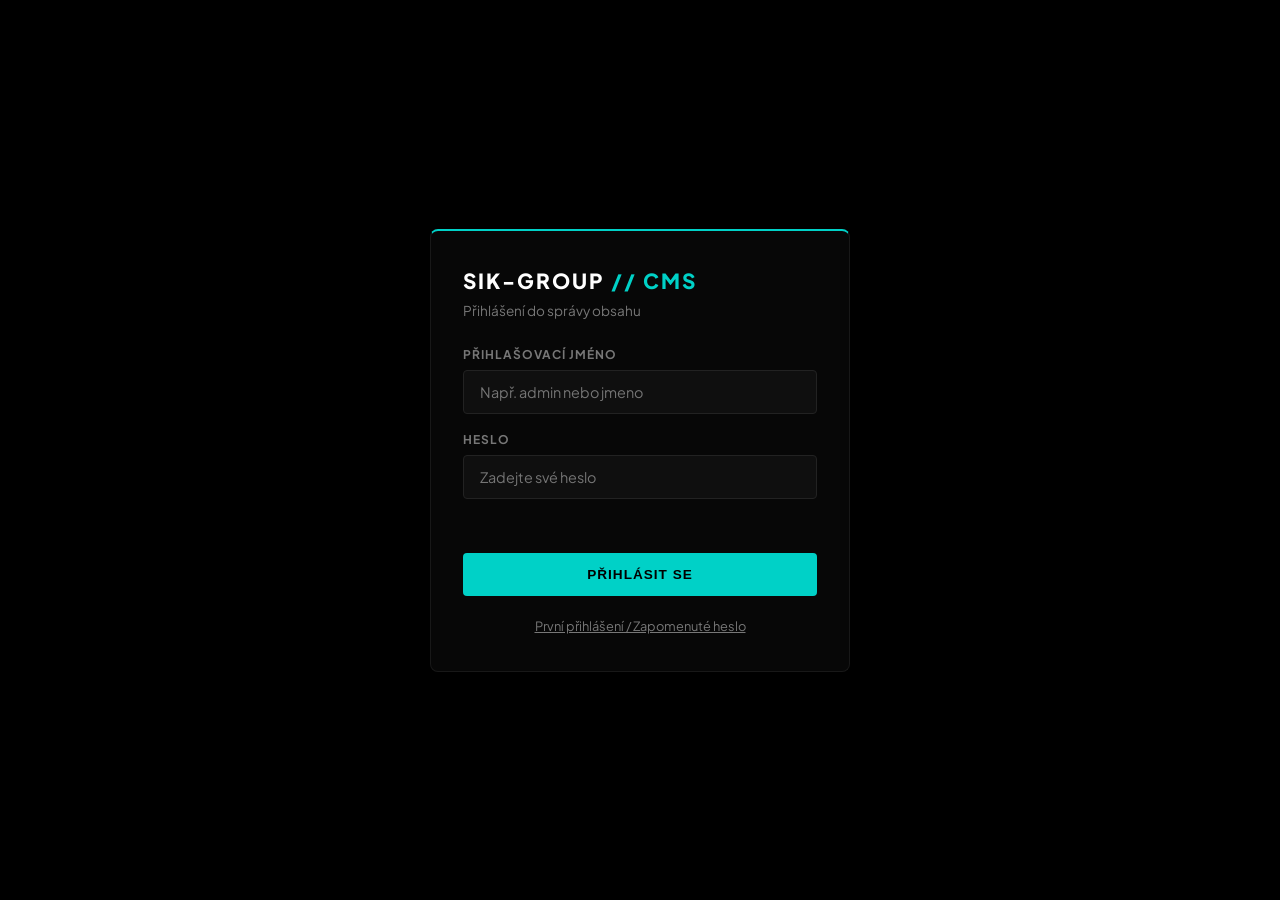
<file: admin/index.html>
<!DOCTYPE html>
<html lang="cs">
<head>
    <meta charset="UTF-8">
    <meta name="viewport" content="width=device-width, initial-scale=1.0">
    <title>SIK-GROUP | CMS Rozcestník (CZ / EN)</title>
    <link rel="preconnect" href="https://fonts.googleapis.com">
    <link rel="preconnect" href="https://fonts.gstatic.com" crossorigin>
    <link href="https://fonts.googleapis.com/css2?family=Plus+Jakarta+Sans:wght@400;500;600;700;800;900&display=swap" rel="stylesheet">
    <link rel="stylesheet" href="index.css">
    <script src="index.js" defer></script>
</head>
<body>

<!-- OBRAZOVKA 1: PRVNÍ NASTAVENÍ MAJITELE (ZOBRAZÍ SE JEN KDYŽ NENÍ NASTAVEN OWNER) -->
<div class="login-screen" id="setup-screen" style="display: none;">
    <div class="login-card" style="max-width: 480px;">
        <div class="brand-title" style="margin-bottom: 8px;">SIK-GROUP <span>// SETUP</span></div>
        <p class="login-subtitle">První nastavení přístupu pro majitele (<strong>admin</strong>)</p>

        <form id="cms-setup-form">
            <div class="field-group">
                <label>Přihlašovací jméno majitele</label>
                <input type="text" id="setup-username" value="admin" readonly style="opacity: 0.7;">
            </div>

            <div class="field-group">
                <label for="setup-password">Zvolte si své běžné heslo</label>
                <input type="password" id="setup-password" required minlength="6" placeholder="Minimálně 6 znaků">
            </div>

            <div class="field-group">
                <label for="setup-password-confirm">Potvrzení hesla</label>
                <input type="password" id="setup-password-confirm" required minlength="6" placeholder="Zopakujte heslo">
            </div>

            <div class="field-group">
                <label for="setup-token">GitHub API klíč (uloží se zašifrovaně)</label>
                <input type="password" id="setup-token" required placeholder="github_pat_... nebo ghp_...">
            </div>

            <div class="login-error" id="setup-error"></div>

            <button type="submit" class="btn-primary" id="setup-submit-btn" style="width: 100%;">
                Uložit a aktivovat CMS
            </button>
        </form>
    </div>
</div>

<!-- OBRAZOVKA 2: BĚŽNÉ PŘIHLÁŠENÍ + RESET HESLA -->
<div class="login-screen" id="login-screen" style="display: none;">
    <div class="login-card">
        <div class="brand-title" style="margin-bottom: 8px;">SIK-GROUP <span>// CMS</span></div>
        <p class="login-subtitle" id="auth-card-subtitle">Přihlášení do správy obsahu</p>

        <!-- FORMULÁŘ: BĚŽNÉ PŘIHLÁŠENÍ -->
        <form id="cms-login-form">
            <div class="field-group">
                <label for="login-username">Přihlašovací jméno</label>
                <input type="text" id="login-username" required autocomplete="username" placeholder="Např. admin nebo jmeno">
            </div>

            <div class="field-group">
                <label for="login-password">Heslo</label>
                <input type="password" id="login-password" required autocomplete="current-password" placeholder="Zadejte své heslo">
            </div>

            <div class="login-error" id="login-error"></div>

            <button type="submit" class="btn-primary" id="login-submit-btn" style="width: 100%; margin-top: 4px;">
                Přihlásit se
            </button>

            <div style="margin-top: 18px; text-align: center;">
                <button type="button" class="link-btn" id="open-reset-mode-btn">
                    První přihlášení / Zapomenuté heslo
                </button>
            </div>
        </form>

        <!-- FORMULÁŘ: NASTAVENÍ NOVÉHO HESLA POMOCÍ RESETOVACÍHO PINU -->
        <form id="cms-reset-form" style="display: none;">
            <div class="field-group">
                <label for="reset-username">Přihlašovací jméno</label>
                <input type="text" id="reset-username" required placeholder="Např. jan nebo admin">
            </div>

            <div class="field-group">
                <label for="reset-pin">Resetovací PIN / Recovery kód</label>
                <input type="text" id="reset-pin" required placeholder="Např. 482-915">
            </div>

            <div class="field-group">
                <label for="reset-new-password">Nové vlastní heslo</label>
                <input type="password" id="reset-new-password" required minlength="6" placeholder="Minimálně 6 znaků">
            </div>

            <div class="login-error" id="reset-error"></div>

            <button type="submit" class="btn-primary" id="reset-submit-btn" style="width: 100%; margin-top: 4px;">
                Nastavit nové heslo a přihlásit
            </button>

            <div style="margin-top: 18px; text-align: center;">
                <button type="button" class="link-btn" id="back-to-login-btn">
                    ← Zpět na přihlášení
                </button>
            </div>
        </form>
    </div>
</div>

<!-- HLAVNÍ CMS ROZHRANÍ -->
<div class="admin-wrapper" id="admin-wrapper" style="display: none;">
    
    <div class="header-bar">
        <div class="brand-title">SIK-GROUP <span>// CMS</span></div>
        <div class="header-right">
            <span class="logged-user-badge" id="logged-user-badge"></span>
            <button class="lang-switch-btn active" id="lang-cz-btn" type="button" onclick="setAdminLanguage('cz')">CZ</button>
            <button class="lang-switch-btn" id="lang-en-btn" type="button" onclick="setAdminLanguage('en')">EN</button>
            <button class="settings-toggle-btn" id="logout-btn" type="button">Odhlásit</button>
        </div>
    </div>

    <!-- VIEW 1: ROZCESTNÍK -->
    <div class="admin-view active" id="view-dashboard">
        <div style="display: flex; justify-content: space-between; align-items: center; margin-bottom: 25px;">
            <div>
                <h3 style="margin-bottom: 5px; font-size: 1.1rem; text-transform: uppercase;">Rozcestník obsahu</h3>
            </div>
            <a href="../index.html" target="_blank" class="btn-secondary">🌐 Zobrazit web</a>
        </div>
        
        <div class="list-container" id="dashboard-list"></div>

        <!-- KARTA PRO MAJITELSKOU SPRÁVU PŘÍSTUPŮ (ZOBRAZÍ SE JEN MAJITELI) -->
        <div id="owner-access-card-container" style="display: none; margin-top: 20px;">
            <hr style="border: 0; border-top: 1px solid var(--card-border); margin-bottom: 25px;">
            <div class="item-card" style="border-color: rgba(0, 209, 199, 0.35);">
                <div class="item-info">
                    <div class="item-thumb">🔐</div>
                    <div class="item-details">
                        <h4>Správa přístupů &amp; Resetovací kódy</h4>
                        <p>Přidávání zaměstnanců, zobrazení a generování PIN kódů pro reset hesel</p>
                    </div>
                </div>
                <div class="item-actions">
                    <button class="btn-primary" onclick="openUsersManager()" type="button">Spravovat přístupy</button>
                </div>
            </div>
        </div>
    </div>

    <!-- VIEW 2: PRODUKTY, KATEGORIE & TEXTY E-SHOPU -->
    <div class="admin-view" id="view-products">
        <div style="display: flex; align-items: center; gap: 15px; margin-bottom: 20px;">
            <button class="btn-secondary" onclick="showDashboard()" type="button">← Zpět</button>
            <h3 style="font-size: 1.1rem; text-transform: uppercase;">E-Shop (Správa kategorií, textů a produktů)</h3>
        </div>

        <!-- SPRÁVA KATEGORIÍ E-SHOPU -->
        <div style="background: var(--card-bg); border: 1px solid var(--card-border); padding: 24px; border-radius: 8px; margin-bottom: 30px;">
            <h4 style="font-size: 0.9rem; color: var(--accent-cyan); margin-bottom: 8px; text-transform: uppercase;">Správa kategorií E-shopu</h4>
            <p style="font-size: 0.8rem; color: var(--text-muted); margin-bottom: 18px;">Kategorie se automaticky propíší do filtru na e-shopu (včetně položky „Všechny“ / „All“).</p>

            <div class="list-container" id="categories-list" style="margin-bottom: 20px;"></div>

            <form id="add-category-form" style="display: flex; gap: 12px; align-items: flex-end; flex-wrap: wrap;">
                <div class="field-group" style="flex: 1; min-width: 220px; margin-bottom: 0;">
                    <label for="new-category-name">Název nové kategorie (např. Baterie)</label>
                    <input type="text" id="new-category-name" required placeholder="Např. Baterie">
                </div>
                <button type="submit" class="btn-primary" id="add-category-btn">+ Přidat kategorii</button>
            </form>
        </div>

        <!-- TEXTY E-SHOPU -->
        <div style="background: var(--card-bg); border: 1px solid var(--card-border); padding: 24px; border-radius: 8px; margin-bottom: 30px;">
            <h4 style="font-size: 0.9rem; color: var(--accent-cyan); margin-bottom: 15px; text-transform: uppercase;">Nastavení a texty E-shopu</h4>
            <div id="shop-texts-dynamic-fields" class="form-grid-2"></div>
            <button type="button" class="btn-secondary" id="save-shop-texts-btn" style="margin-top: 15px;">Uložit texty E-Shopu</button>
        </div>

        <h4 style="font-size: 0.9rem; color: var(--accent-cyan); margin-bottom: 15px; text-transform: uppercase;">Seznam produktů</h4>
        <div class="list-container" id="products-list"></div>

        <hr style="border: 0; border-top: 1px solid var(--card-border); margin: 40px 0;">

        <div style="background: var(--card-bg); border: 1px solid var(--card-border); padding: 30px; border-radius: 8px;" id="product-form-container">
            <h3 style="margin-bottom: 24px; font-size: 1.1rem; color: var(--accent-cyan); text-transform: uppercase;" id="product-form-title">Přidat nový produkt</h3>
            <form id="product-form">
                <input type="hidden" id="edit-prod-id">
                
                <div class="form-grid-2">
                    <div class="field-group">
                        <label>Název produktu</label>
                        <input type="text" id="prod-title" required placeholder="SpeedIK v2 nebo SIK LBS Baterie">
                    </div>
                    <div class="field-group">
                        <label>Kategorie</label>
                        <select id="prod-category"></select>
                    </div>
                </div>

                <div class="form-grid-2">
                    <div class="field-group">
                        <label>Cena (Kč)</label>
                        <input type="number" id="prod-price" required placeholder="25000">
                    </div>
                    <div class="field-group">
                        <label>Cena (EUR)</label>
                        <input type="number" id="prod-eur-price" required placeholder="1000">
                    </div>
                </div>

                <div class="form-grid-2">
                    <div class="field-group">
                        <label>Nahrát nový obrázek / video</label>
                        <input type="file" id="prod-image-file" accept="image/*,video/*" style="color: inherit; margin-top: 5px;">
                    </div>
                    <div class="field-group">
                        <label>Aktuální cesta k souboru</label>
                        <input type="text" id="prod-image-path" placeholder="img/drone.png" readonly style="opacity: 0.7;">
                    </div>
                </div>

                <div class="form-grid-2">
                    <div class="field-group cz-only-field">
                        <label>Specifikace / Tag <span class="lang-badge">[CZ]</span></label>
                        <input type="text" id="prod-tag" placeholder="Cinematic Spec">
                    </div>
                    <div class="field-group en-only-field" style="display:none;">
                        <label>Specifikace / Tag <span class="lang-badge">[EN]</span></label>
                        <input type="text" id="prod-tag-en" placeholder="Cinematic Spec">
                    </div>
                </div>

                <div class="form-grid-2">
                    <div class="field-group cz-only-field">
                        <label>Popis produktu <span class="lang-badge">[CZ]</span></label>
                        <textarea id="prod-desc" rows="4" placeholder="Český popis produktu..."></textarea>
                    </div>
                    <div class="field-group en-only-field" style="display:none;">
                        <label>Popis produktu <span class="lang-badge">[EN]</span></label>
                        <textarea id="prod-desc-en" rows="4" placeholder="English description of the product..."></textarea>
                    </div>
                </div>

                <div class="field-group">
                    <label>Technické parametry (Klíč / Hodnota)</label>
                    <div id="specs-builder"></div>
                    <button type="button" class="btn-secondary" id="add-spec-btn" style="width: max-content; margin-top: 8px;">+ Přidat parametr</button>
                </div>

                <div style="display: flex; gap: 15px; margin-top: 30px;">
                    <button type="submit" class="btn-primary" id="save-prod-btn">Uložit produkt</button>
                    <button type="button" class="btn-secondary" id="cancel-edit-btn" style="display: none;">Zrušit úpravy</button>
                </div>
            </form>
        </div>
    </div>

    <!-- VIEW 3: EDITOR OBSAHU STRÁNEK -->
    <div class="admin-view" id="view-page-editor">
        <div style="display: flex; align-items: center; gap: 15px; margin-bottom: 20px;">
            <button class="btn-secondary" onclick="showDashboard()" type="button">← Zpět</button>
            <h3 style="font-size: 1.1rem; text-transform: uppercase;" id="editor-page-heading">Úprava obsahu stránky</h3>
        </div>

        <div style="background: var(--card-bg); border: 1px solid var(--card-border); padding: 30px; border-radius: 8px;">
            <form id="page-form">
                <input type="hidden" id="edit-page-id">
                
                <div class="field-group" style="display:none;">
                    <label>Název sekce</label>
                    <input type="text" id="page-title" required readonly>
                </div>

                <div id="page-dynamic-fields"></div>

                <div style="display: flex; gap: 15px; margin-top: 30px;">
                    <button type="submit" class="btn-primary">Uložit změny na GitHub</button>
                    <button type="button" class="btn-secondary" onclick="showDashboard()">Zrušit</button>
                </div>
            </form>
        </div>
    </div>

    <!-- VIEW 4: SPRÁVA PŘÍSTUPŮ & RESETOVACÍCH KÓDŮ (POUZE PRO MAJITELE) -->
    <div class="admin-view" id="view-users">
        <div style="display: flex; align-items: center; gap: 15px; margin-bottom: 20px;">
            <button class="btn-secondary" onclick="showDashboard()" type="button">← Zpět</button>
            <h3 style="font-size: 1.1rem; text-transform: uppercase;">Správa přístupů &amp; Resetovací kódy</h3>
        </div>

        <!-- NOUZOVÝ RECOVERY KLÍČ PRO ÚČET ADMIN -->
        <div id="owner-recovery-box" style="background: rgba(0, 209, 199, 0.06); border: 1px solid rgba(0, 209, 199, 0.35); padding: 18px 24px; border-radius: 8px; margin-bottom: 25px; display: flex; justify-content: space-between; align-items: center; gap: 15px;">
            <div>
                <h4 style="font-size: 0.85rem; color: var(--accent-cyan); text-transform: uppercase; margin-bottom: 4px;">Recovery PIN pro účet admin</h4>
                <p style="font-size: 0.8rem; color: var(--text-muted);">Ulož si tento kód bokem – pokud zapomeneš heslo k účtu <strong>admin</strong>, obnovíš ho tímto kódem.</p>
            </div>
            <div style="display: flex; align-items: center; gap: 10px;">
                <span class="pin-badge" id="owner-recovery-pin-display">—</span>
                <button type="button" class="btn-secondary" onclick="regenerateOwnerRecoveryPin()">Nový PIN</button>
            </div>
        </div>

        <!-- PŘIDÁNÍ NOVÉHO ZAMĚSTNANCE -->
        <div style="background: var(--card-bg); border: 1px solid var(--card-border); padding: 24px; border-radius: 8px; margin-bottom: 30px;">
            <h4 style="font-size: 0.9rem; color: var(--accent-cyan); margin-bottom: 15px; text-transform: uppercase;">Přidat nový přístup pro zaměstnance</h4>
            <form id="add-user-form">
                <div class="form-grid-2">
                    <div class="field-group">
                        <label for="new-user-label">Jméno zaměstnance (zobrazí se v seznamu)</label>
                        <input type="text" id="new-user-label" required placeholder="Např. Jan Novák">
                    </div>
                    <div class="field-group">
                        <label for="new-user-login">Přihlašovací jméno (login)</label>
                        <input type="text" id="new-user-login" required placeholder="Např. jan">
                    </div>
                </div>
                <button type="submit" class="btn-primary" id="add-user-submit-btn">Vytvořit účet a vygenerovat recovery PIN</button>
            </form>
        </div>

        <h4 style="font-size: 0.9rem; color: var(--accent-cyan); margin-bottom: 15px; text-transform: uppercase;">Aktivní účty zaměstnanců a jejich resetovací PINy</h4>
        <div class="list-container" id="users-list"></div>
    </div>

    <!-- TERMINÁL PROCESU -->
    <div class="terminal-log" id="terminal-log">
        <div class="log-entry">[System] CMS připraveno (Multijazyční režim CZ/EN).</div>
    </div>

</div>

</body>
</html>
</file>
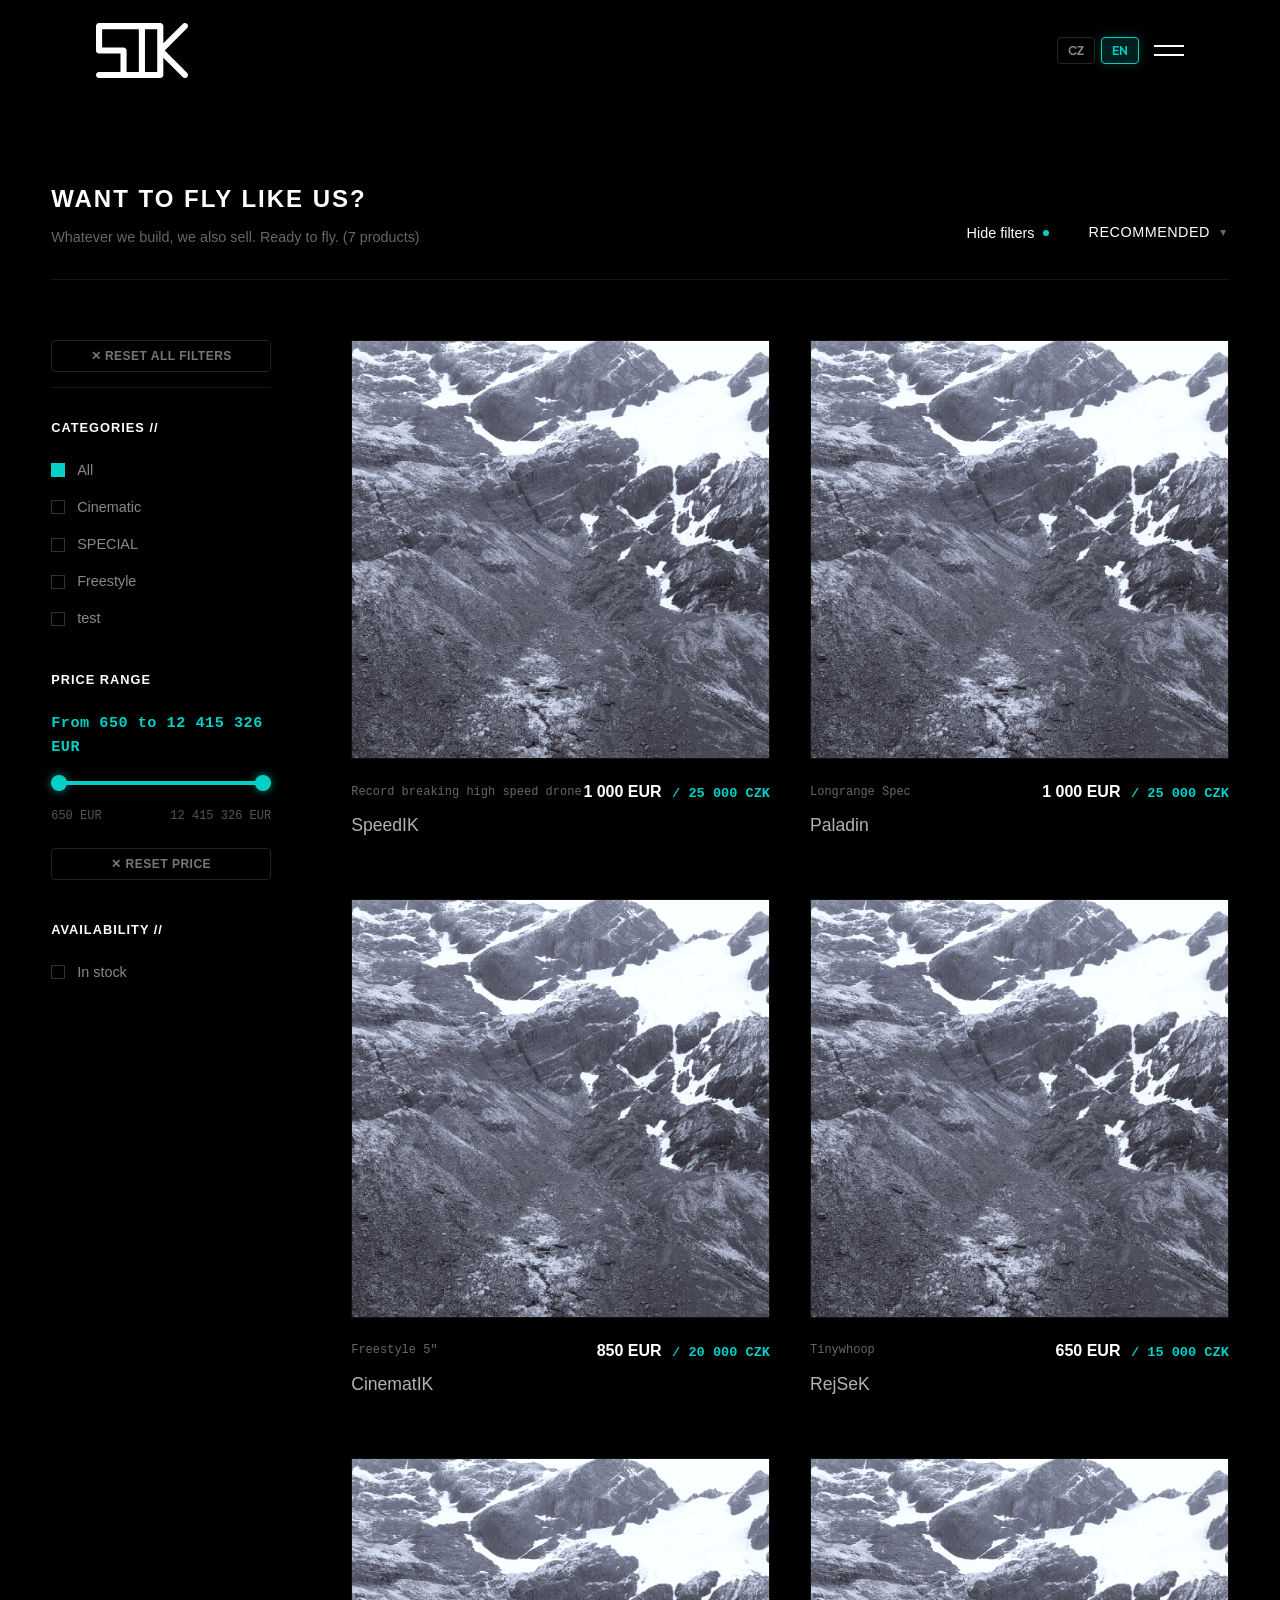
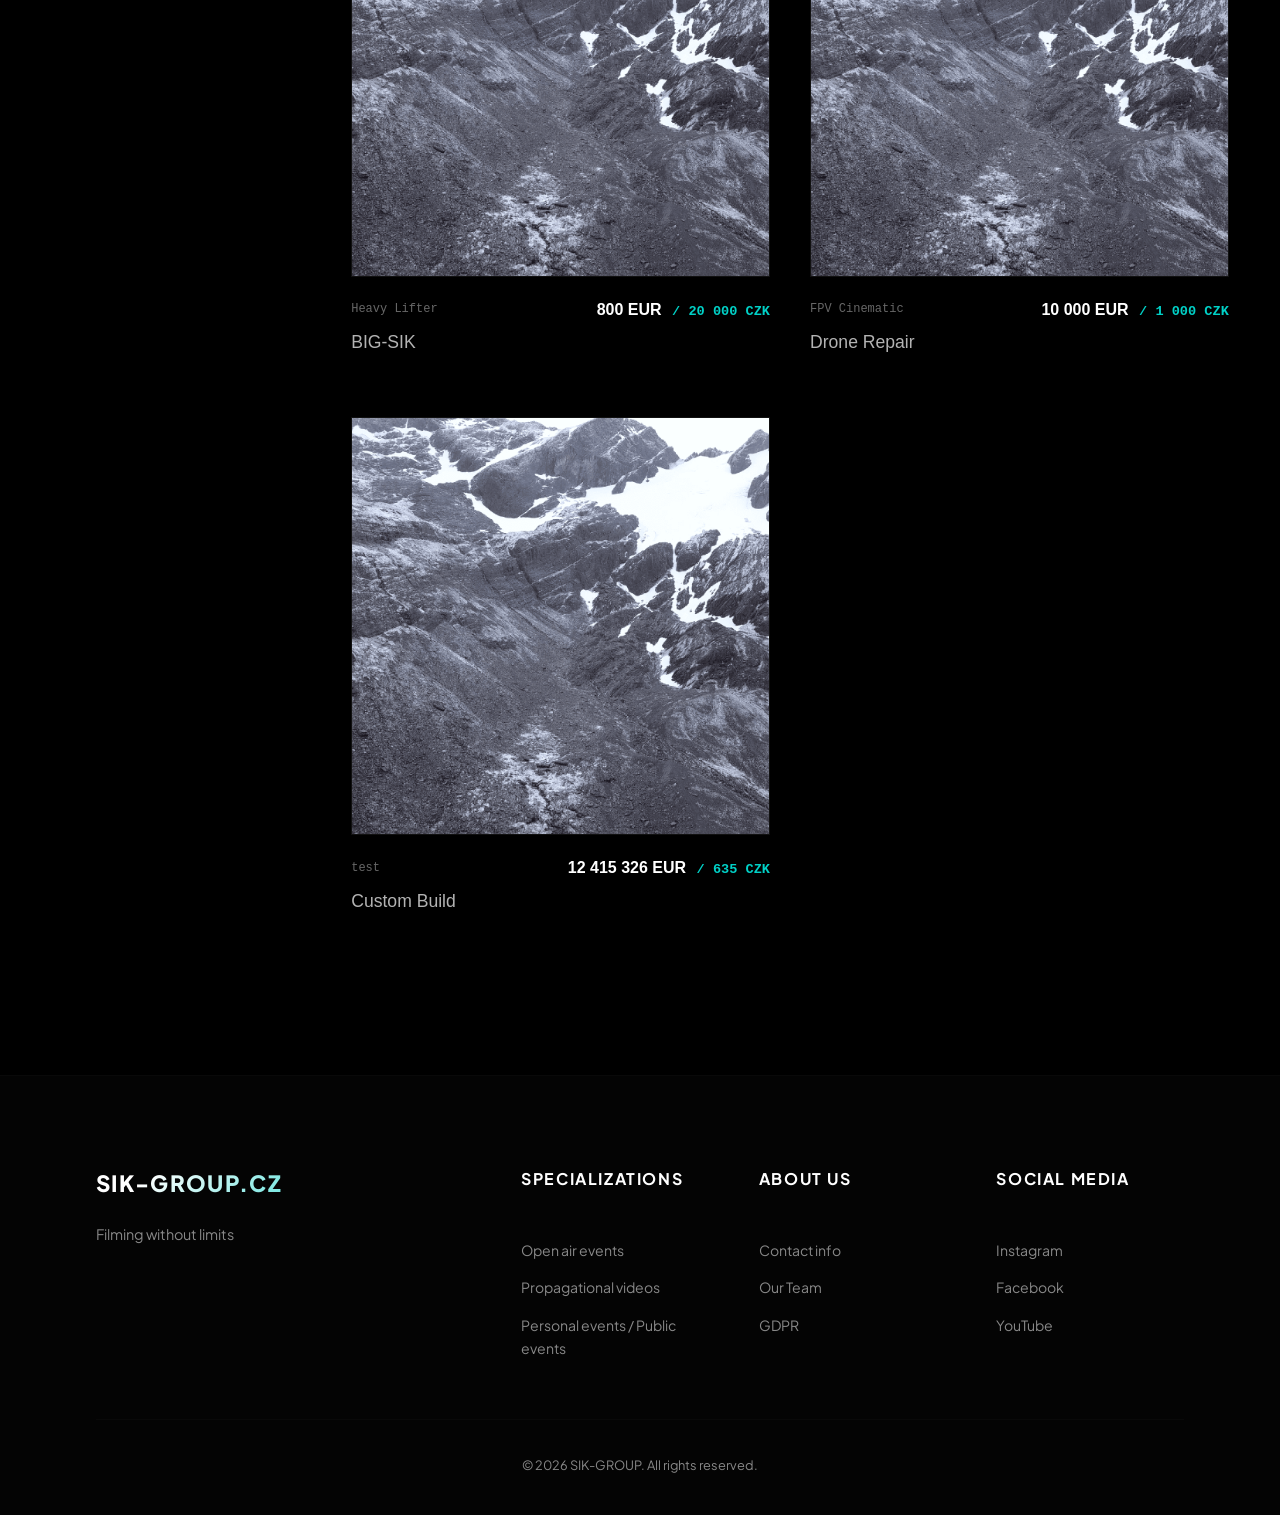
<file: public/pages/e-shop.html>
<!DOCTYPE html>
<html lang="cs">
<head>
    <meta charset="UTF-8">
    <meta name="viewport" content="width=device-width, initial-scale=1.0">
    <title>SIK-GROUP | E-shop</title>
    
    <link rel="preconnect" href="https://fonts.googleapis.com">
    <link rel="preconnect" href="https://fonts.gstatic.com" crossorigin>
    <link href="https://fonts.googleapis.com/css2?family=Plus+Jakarta+Sans:wght@400;500;600;700;800;900&display=swap" rel="stylesheet">
    
    <link rel="stylesheet" href="../css/style.css">
    <link rel="stylesheet" href="../css/e-shop.css">
</head>
<body>
    <header>
        <div id="nav-wrapper">
            <nav id="main-nav" class="global-container">
                <div class="logo">
                    <a href="../../index.html" id="header-logo-link">
                        <img src="../img/logo.svg" alt="SIK-GROUP" width="160" height="40" decoding="async">
                    </a>
                </div>
                
                <div class="nav-right-controls">
                    <div class="lang-switcher" id="dynamic-lang-switcher"></div>
                    
                    <div class="menu-toggle" id="mobile-menu">
                        <span class="bar b1"></span>
                        <span class="bar b2"></span>
                    </div>
                </div>
            </nav>

            <div class="nav-drop-panel" id="nav-panel">
                <div class="panel-grid">
                    <div class="panel-main">
                        <ul class="nav-list" id="dynamic-nav-list"></ul>
                    </div>
                    
                    <div class="panel-side">
                        <div class="side-block">
                            <span id="label-header-email"></span>
                            <a href="#" class="side-email" id="header-email"></a>
                            <span id="label-header-phone"></span>
                            <a href="#" class="side-phone" id="header-phone"></a>
                        </div>
                        <div class="side-block">
                            <span id="label-header-socials"></span>
                            <div class="side-socials" id="header-socials"></div>
                        </div>
                    </div>
                </div>
            </div>
        </div>
        <div class="nav-dim-overlay" id="nav-overlay"></div>
    </header>

<main class="tech-shop-wrapper">
    <div class="shop-container">
        
        <div class="tech-top-bar">
            <div class="tech-title-block">
                <h1 class="tech-main-title" id="eshop-main-title"></h1>
                <p class="tech-subtitle" id="product-count"></p>
            </div>
            
            <div class="tech-controls">
                <button class="tech-btn-filter" id="toggle-filter-btn" type="button">
                    <span class="btn-text" id="eshop-filter-btn-text"></span>
                    <span class="filter-indicator"></span>
                </button>
                <div class="tech-sort-box" id="tech-custom-dropdown">
                    <div class="tech-dropdown-toggle">
                        <span class="current-sort" id="eshop-sort-current"></span>
                        <span class="dropdown-arrow">▼</span>
                    </div>
                    <ul class="tech-dropdown-menu">
                        <li data-value="recommended" class="active" id="eshop-sort-recommended"></li>
                        <li data-value="price-asc" id="eshop-sort-price-asc"></li>
                        <li data-value="price-desc" id="eshop-sort-price-desc"></li>
                    </ul>
                </div>
            </div>
        </div>

        <div class="tech-layout" id="shop-layout-container">
            
            <aside class="tech-sidebar">
                
                <div class="tech-sidebar-top">
                    <button type="button" class="tech-btn-reset-all" id="reset-all-filters-btn"></button>
                </div>

                <div class="tech-filter-group">
                    <h4 class="tech-filter-caption" id="caption-categories"></h4>
                    <ul class="tech-filter-list" id="category-filter-list"></ul>
                </div>

                <div class="tech-filter-group">
                    <h4 class="tech-filter-caption" id="caption-price-range"></h4>
                    <div class="tech-price-box">
                        <div class="price-display">
                            <span id="price-prefix-from"></span> <span id="price-min-value">0</span> <span id="price-prefix-to"></span> <span id="price-max-value">0</span> <span id="price-currency"></span>
                        </div>
                        <div class="range-slider-container">
                            <div class="slider-track" id="slider-track"></div>
                            <input type="range" id="price-min-range" class="tech-range-input" step="1" aria-label="Minimální cena">
                            <input type="range" id="price-max-range" class="tech-range-input" step="1" aria-label="Maximální cena">
                        </div>
                        <div class="price-limits">
                            <span id="price-min-label">0 Kč</span>
                            <span id="price-max-label">0 Kč</span>
                        </div>
                        <button type="button" class="tech-btn-reset-price" id="reset-price-btn"></button>
                    </div>
                </div>

                <div class="tech-filter-group">
                    <h4 class="tech-filter-caption" id="caption-stock"></h4>
                    <ul class="tech-filter-list">
                        <li>
                            <label class="tech-checkbox-label">
                                <input type="checkbox" class="stock-filter" value="skladem">
                                <span class="custom-box"></span> <span id="label-stock-instock"></span>
                            </label>
                        </li>
                    </ul>
                </div>
            </aside>

            <div class="tech-grid" id="product-grid"></div>

        </div>
    </div>
</main>

<!-- HIGH-TECH MODÁLNÍ OKNO DETAILU PRODUKTU -->
<div class="tech-modal-overlay" id="product-modal">
    <div class="tech-modal-card">
        <button type="button" class="tech-modal-close" id="modal-close-btn" aria-label="Zavřít detail">✕</button>
        <div class="tech-modal-grid">
            <div class="tech-modal-media">
                <img id="modal-img" src="../img/drone.png" alt="Detail produktu" loading="lazy">
                <div class="tech-modal-img-badge" id="modal-category-badge"></div>
            </div>
            <div class="tech-modal-content">
                <div class="tech-modal-header">
                    <span class="tech-modal-tag" id="modal-category"></span>
                    <h2 class="tech-modal-title" id="modal-title"></h2>
                    <div class="tech-modal-price" id="modal-price"></div>
                </div>
                
                <p class="tech-modal-desc" id="modal-description"></p>

                <div class="tech-modal-specs-block">
                    <h4 class="tech-specs-heading" id="modal-specs-heading"></h4>
                    <ul class="tech-specs-list" id="modal-specs"></ul>
                </div>

                <div class="tech-modal-actions">
                    <a href="kontakt.html" class="tech-modal-btn">
                        <span id="modal-btn-text"></span>
                        <span class="btn-arrow">→</span>
                    </a>
                </div>
            </div>
        </div>
    </div>
</div>

<main class="main-footer">
    <div class="global-container">
        <div class="footer-grid" id="dynamic-footer-grid"></div>
        <div class="footer-bottom">
            <p id="footer-copyright"></p>
        </div>
    </div>
</main>

<script src="../js/script.js" defer></script>
<script src="../js/e-shop.js" defer></script>

</body>
</html>
</file>
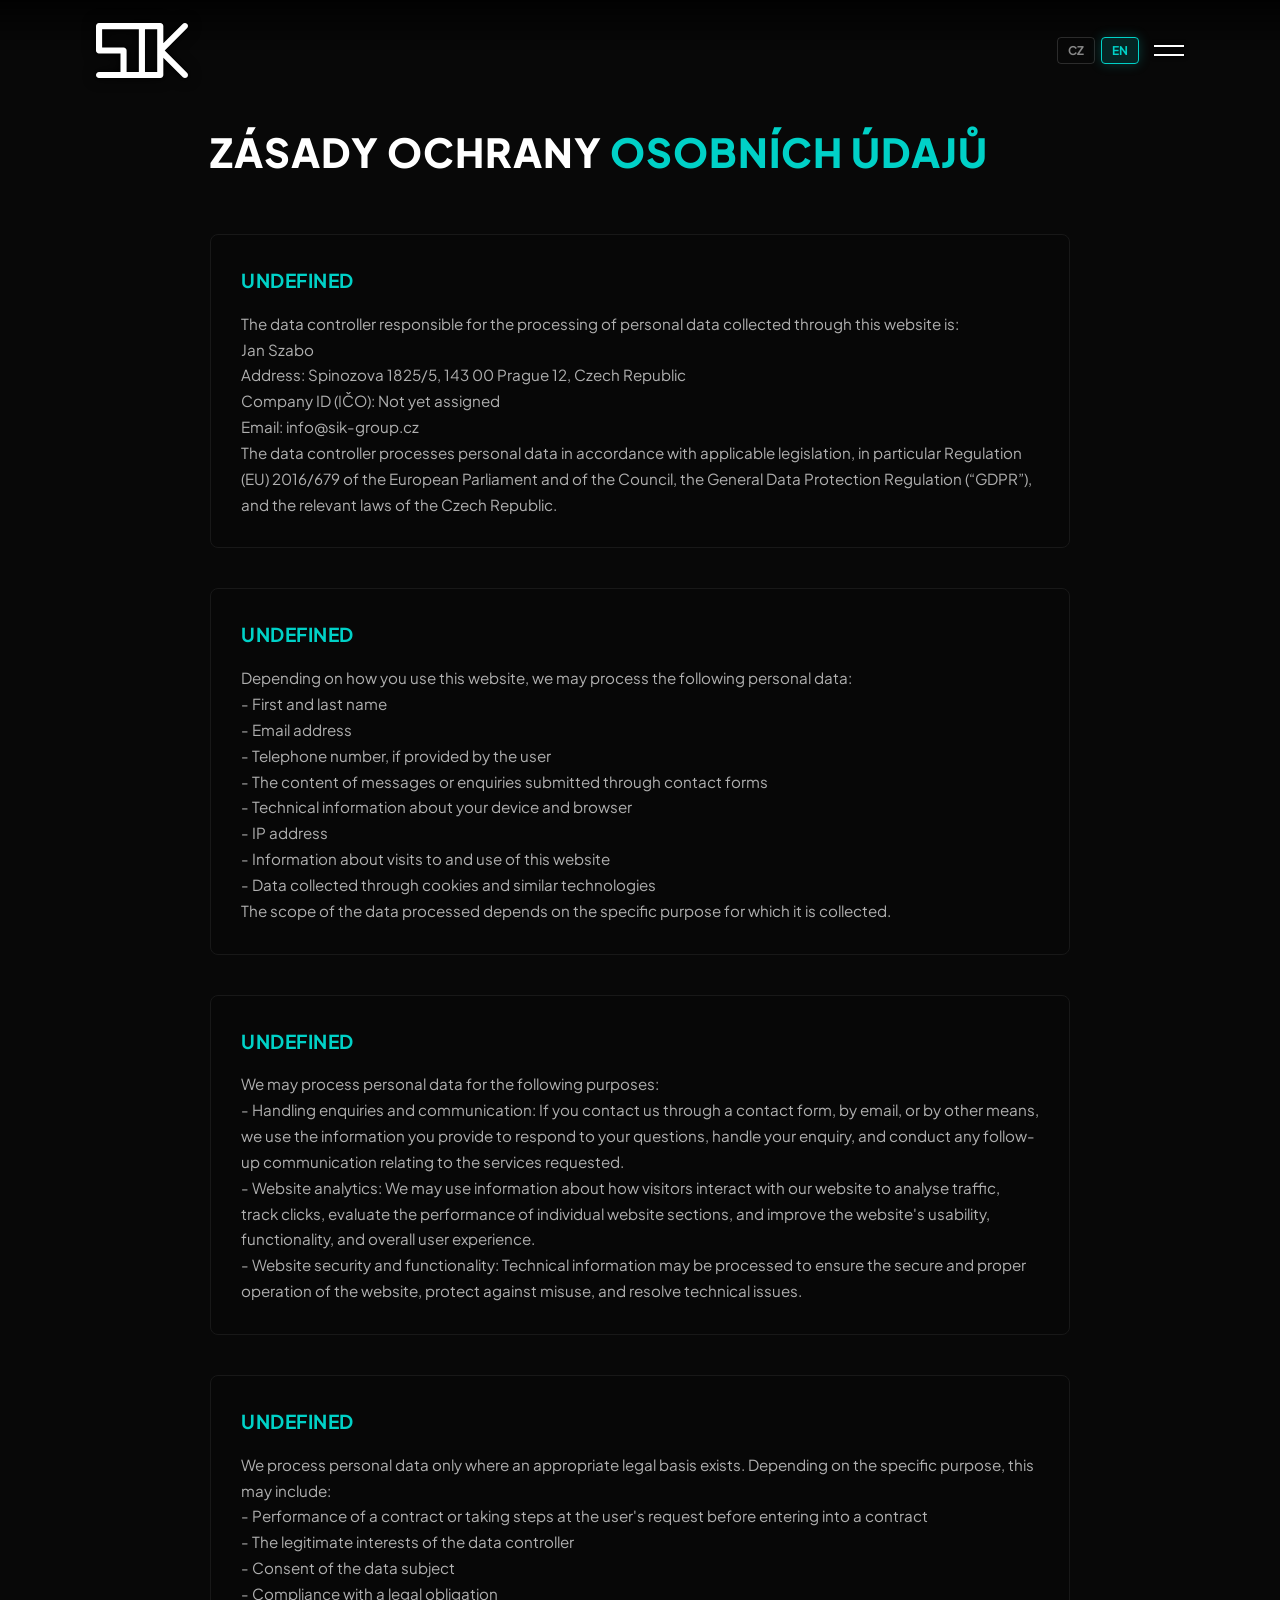
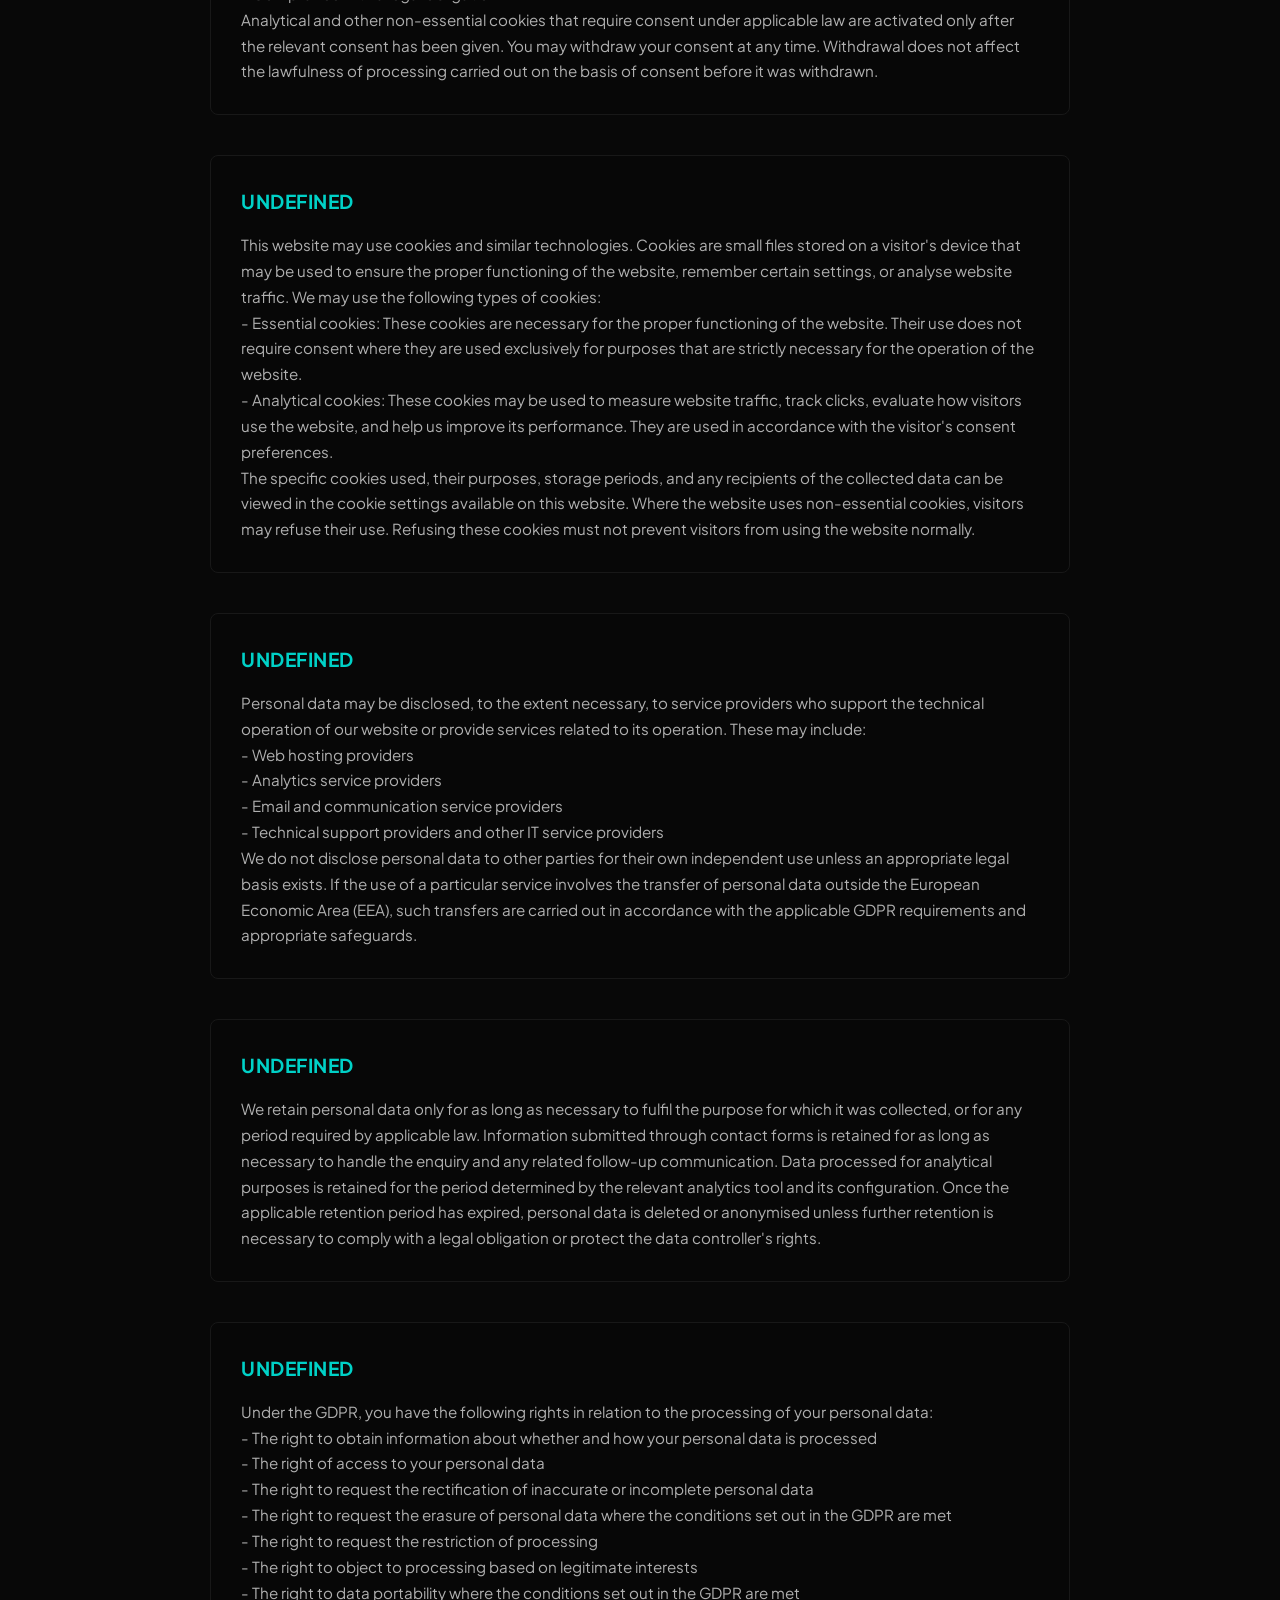
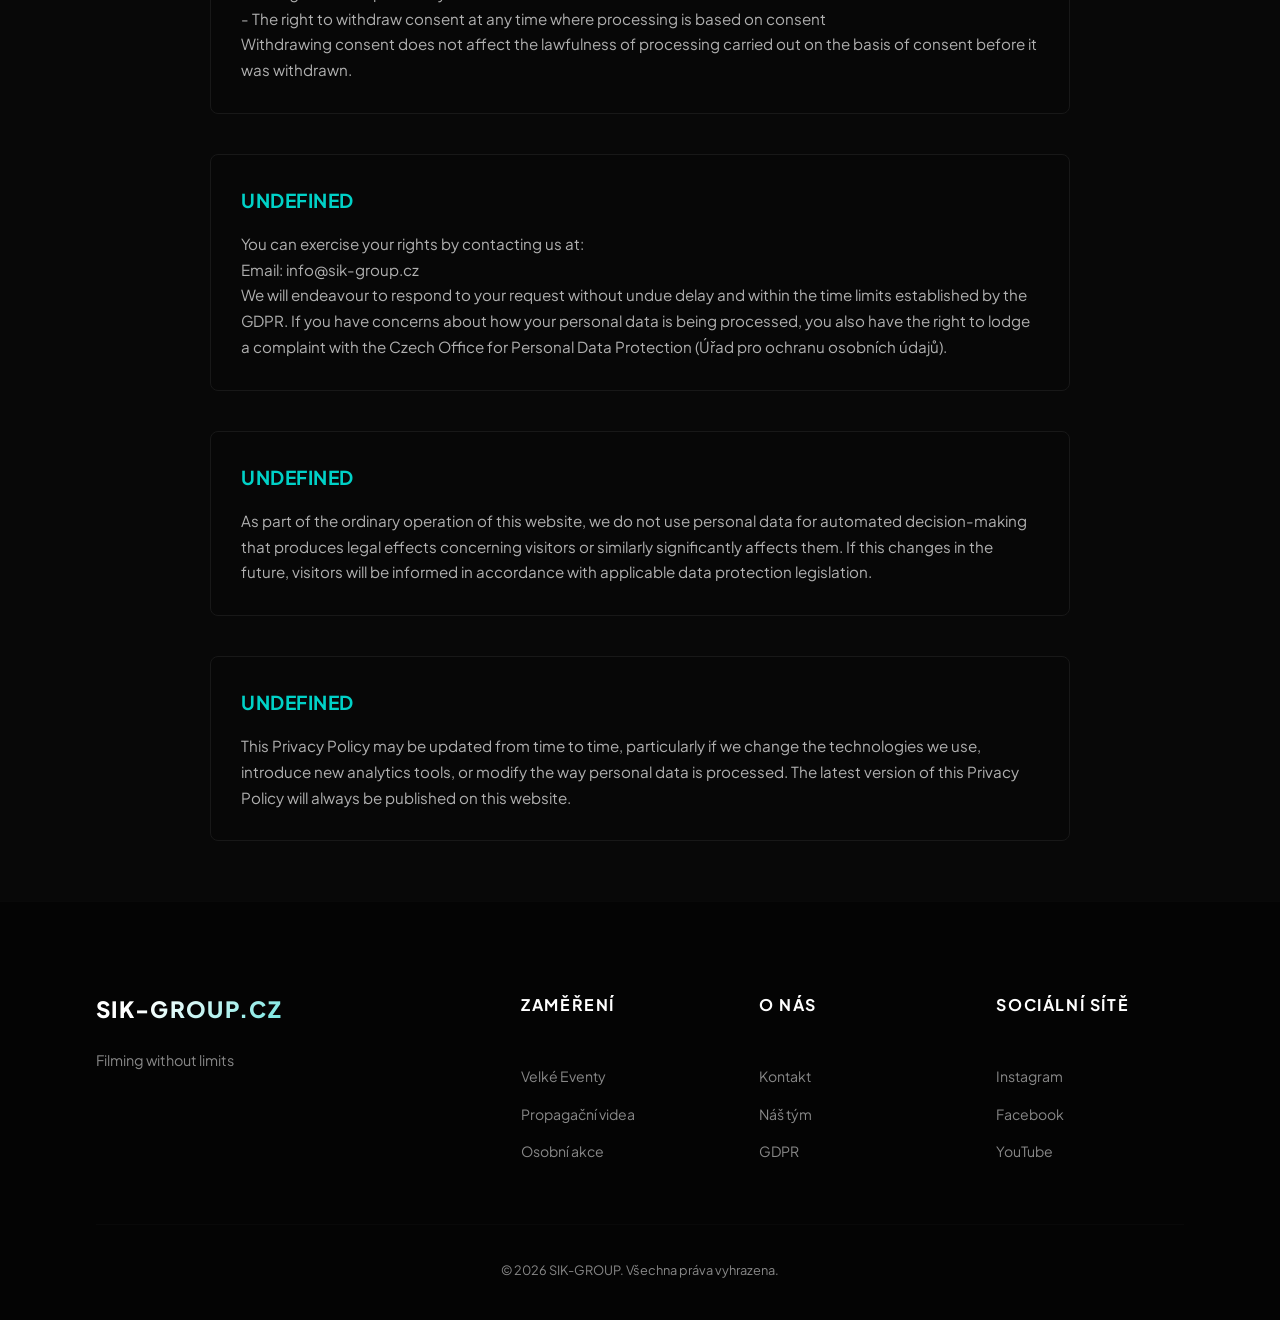
<file: public/pages/gdpr.html>
<!DOCTYPE html>
<html lang="cs">
    <head>
        <meta charset="UTF-8">
        <meta name="viewport" content="width=device-width, initial-scale=1.0">
        <title>SIK-GROUP</title>
        
        <link rel="preconnect" href="https://fonts.googleapis.com">
        <link rel="preconnect" href="https://fonts.gstatic.com" crossorigin>
        <link href="https://fonts.googleapis.com/css2?family=Plus+Jakarta+Sans:wght@400;500;600;700;800;900&display=swap" rel="stylesheet">
        
        <link rel="stylesheet" href="../css/style.css">
        <link rel="stylesheet" href="../css/gdpr.css">
    </head>
    <body>
        <header>
            <div id="nav-wrapper">
                <nav id="main-nav" class="global-container">
                    <div class="logo">
                        <a href="../../index.html">
                            <img src="../img/logo.svg" alt="SIK-GROUP" width="160" height="40" decoding="async">
                        </a>
                    </div>
                    
                    <!-- PŘIDÁNO: Kontejner pro přepínač jazyků a hamburger menu vpravo -->
                    <div class="nav-right-controls">
                        <div class="lang-switcher" id="dynamic-lang-switcher"></div>
                        
                        <div class="menu-toggle" id="mobile-menu">
                            <span class="bar b1"></span>
                            <span class="bar b2"></span>
                        </div>
                    </div>
                </nav>

                <div class="nav-drop-panel" id="nav-panel">
                    <div class="panel-grid">
                        <div class="panel-main">
                            <ul class="nav-list">
                                <li><a href="../../index.html">Domů</a></li>
                                <li><a href="propagace.html">Propagační videa</a></li>
                                <li><a href="osobni_akce.html">Osobní akce</a></li>
                                <li><a href="firemni_akce.html">Firemní akce</a></li>
                                <li><a href="e-shop.html">E-shop</a></li>
                                <li><a href="kontakt.html#tym">Náš tým</a></li>
                            </ul>
                        </div>
                        
                        <div class="panel-side">
                            <div class="side-block">
                                <span>Email</span>
                                <a href="mailto:info@sik-group.cz" class="side-email">info@sik-group.cz</a>
                                <span>Telefon</span>
                                <a href="tel:732520715" class="side-phone">732 520 715</a>
                            </div>
                            <div class="side-block">
                                <span>Sociální sítě</span>
                                <div class="side-socials">
                                    <a href="https://www.instagram.com/group_sik/" target="_blank">Instagram</a>
                                    <a href="#" target="_blank">Facebook</a>
                                    <a href="https://www.youtube.com/@Group_SIK_Czech" target="_blank">YouTube</a>
                                </div>
                            </div>
                        </div>
                    </div>
                </div>
            </div>
            <div class="nav-dim-overlay" id="nav-overlay"></div>
        </header>

        <main class="gdpr-section">
            <div class="gdpr-container">
                <div class="gdpr-header">
                    <h1>Zásady ochrany <span>osobních údajů</span></h1>
                </div>
                <div class="gdpr-content" id="gdpr-container">
                    <p style="color: var(--text-muted, #777);"></p>
                </div>
            </div>
        </main>

        <footer class="main-footer">
            <div class="global-container">
                <div class="footer-grid">
                    <div class="footer-brand">
                        <h3>sik-group.cz</h3>
                        <p>Filming without limits</p>
                    </div>
                    <div class="footer-column">
                        <h4>Zaměření</h4>
                        <ul>
                            <li><a href="firemni_akce.html">Velké Eventy</a></li>
                            <li><a href="propagace.html">Propagační videa</a></li>
                            <li><a href="osobni_akce.html">Osobní akce</a></li>
                        </ul>
                    </div>
                    <div class="footer-column">
                        <h4>O Nás</h4>
                        <ul>
                            <li><a href="kontakt.html#kontakt">Kontakt</a></li>
                            <li><a href="kontakt.html#tym">Náš tým</a></li>
                            <li><a href="gdpr.html">GDPR</a></li>
                        </ul>
                    </div>
                    <div class="footer-column">
                        <h4>Sociální sítě</h4>
                        <ul>
                            <li><a href="https://www.instagram.com/group_sik/" target="_blank">Instagram</a></li>
                            <li><a href="#" target="_blank">Facebook</a></li>
                            <li><a href="https://www.youtube.com/@Group_SIK_Czech" target="_blank">YouTube</a></li>
                        </ul>
                    </div>
                </div>
                <div class="footer-bottom">
                    <p>&copy; 2026 SIK-GROUP. Všechna práva vyhrazena.</p>
                </div>
            </div>
        </footer>
        
        <script src="../js/script.js" defer></script>
        <script src="../js/gdpr.js" defer></script>
    </body>
</html>
</file>
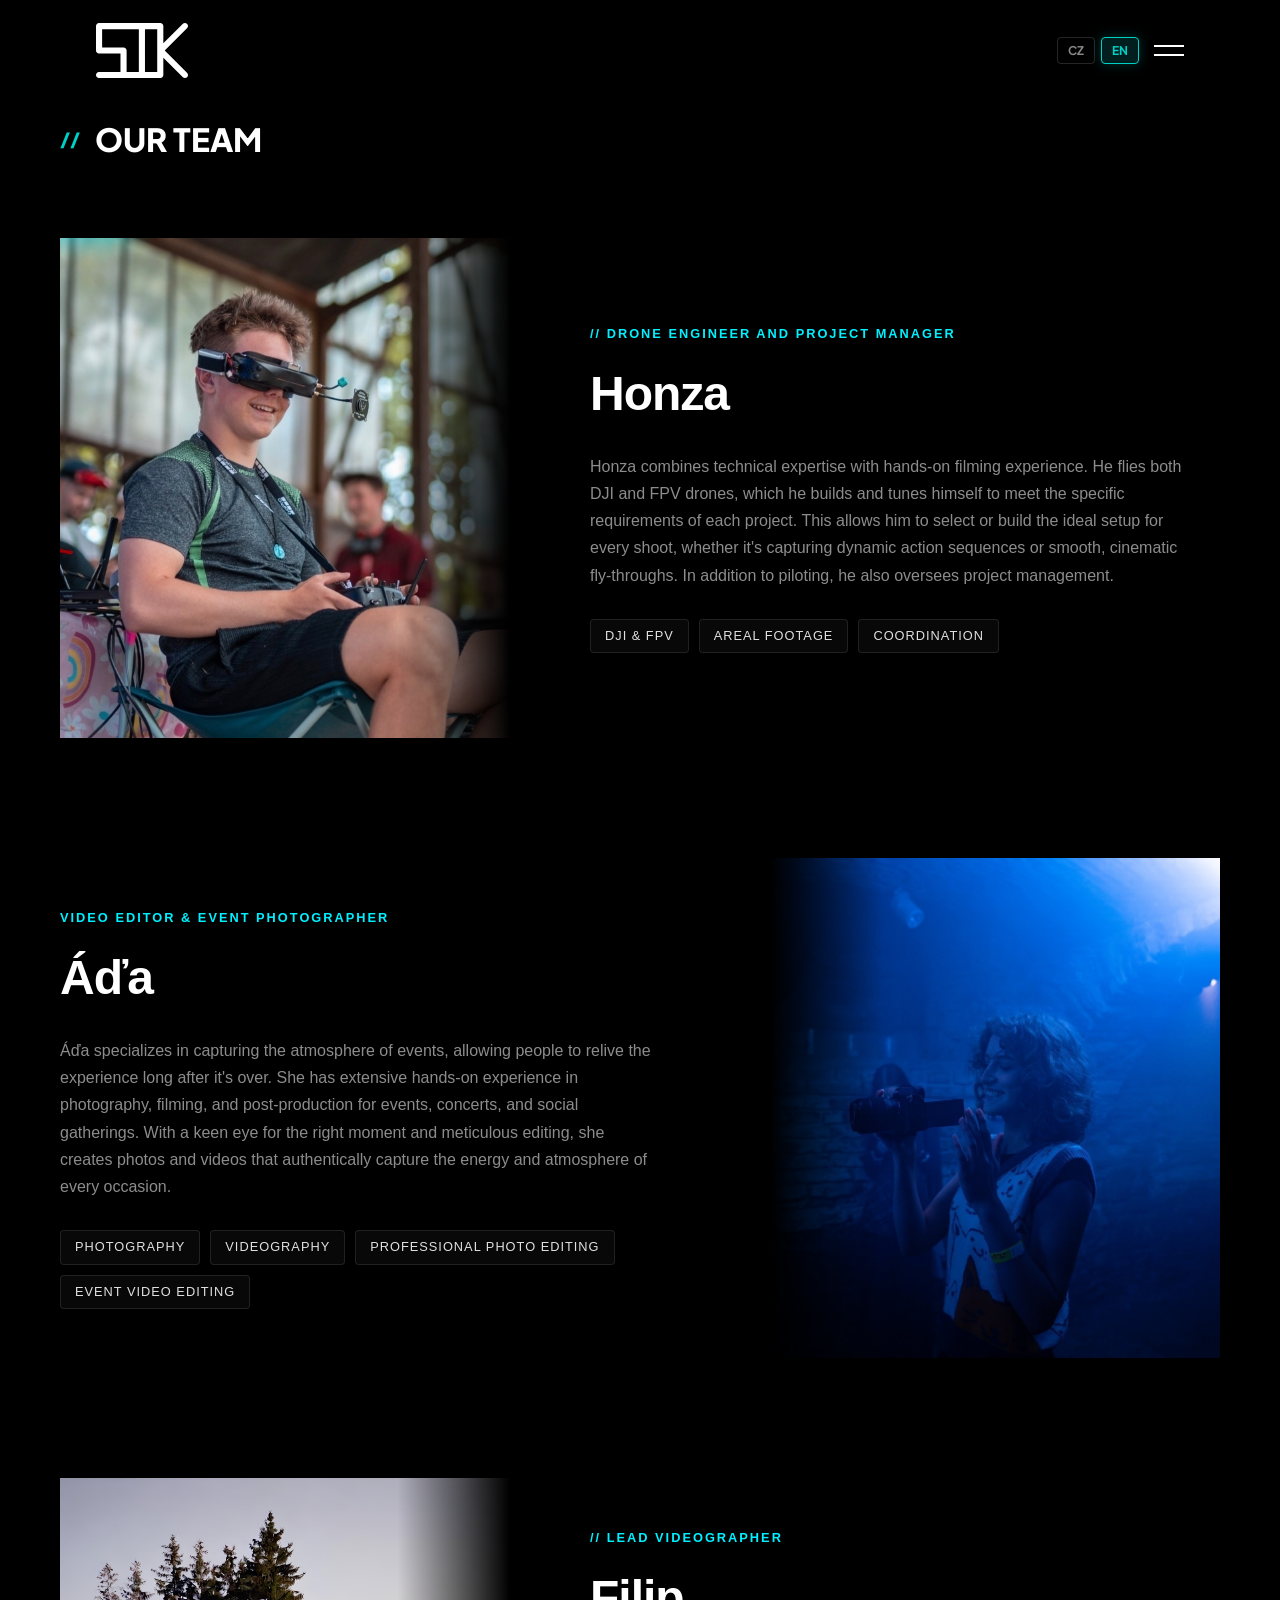
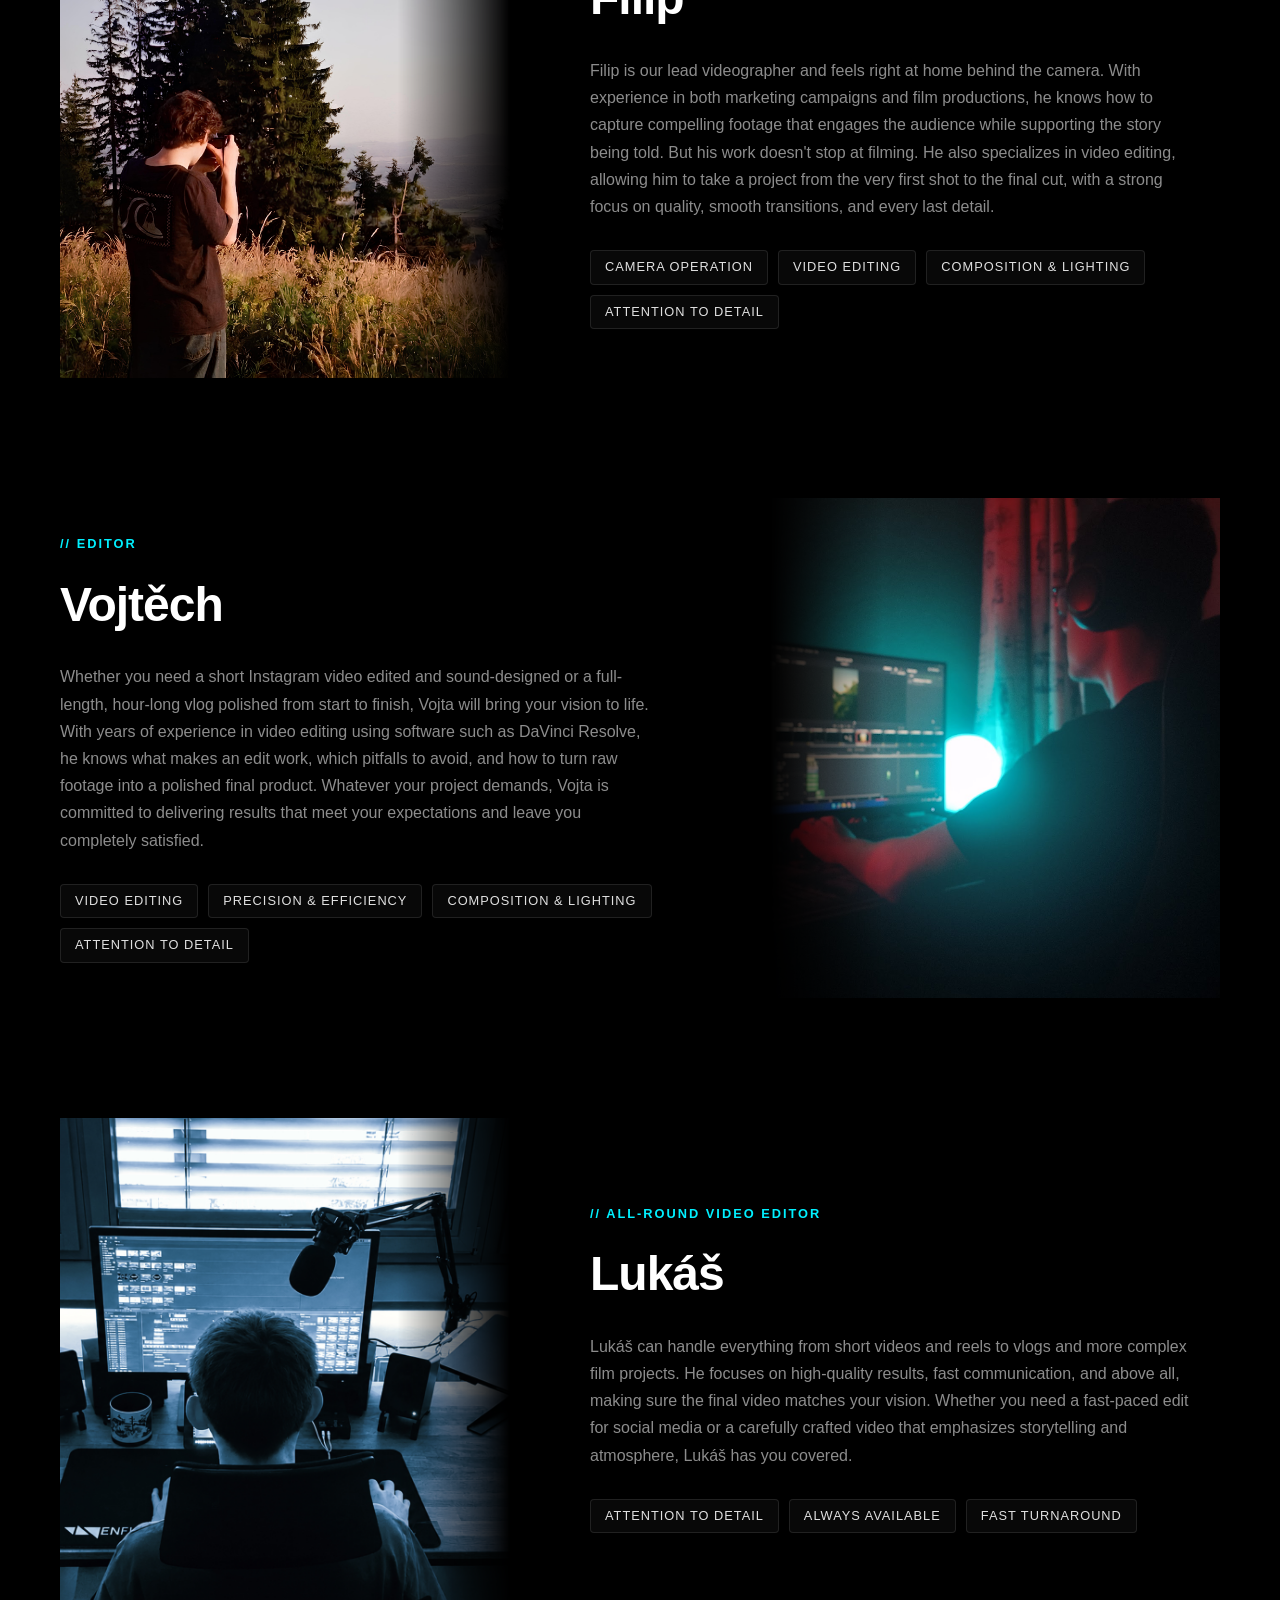
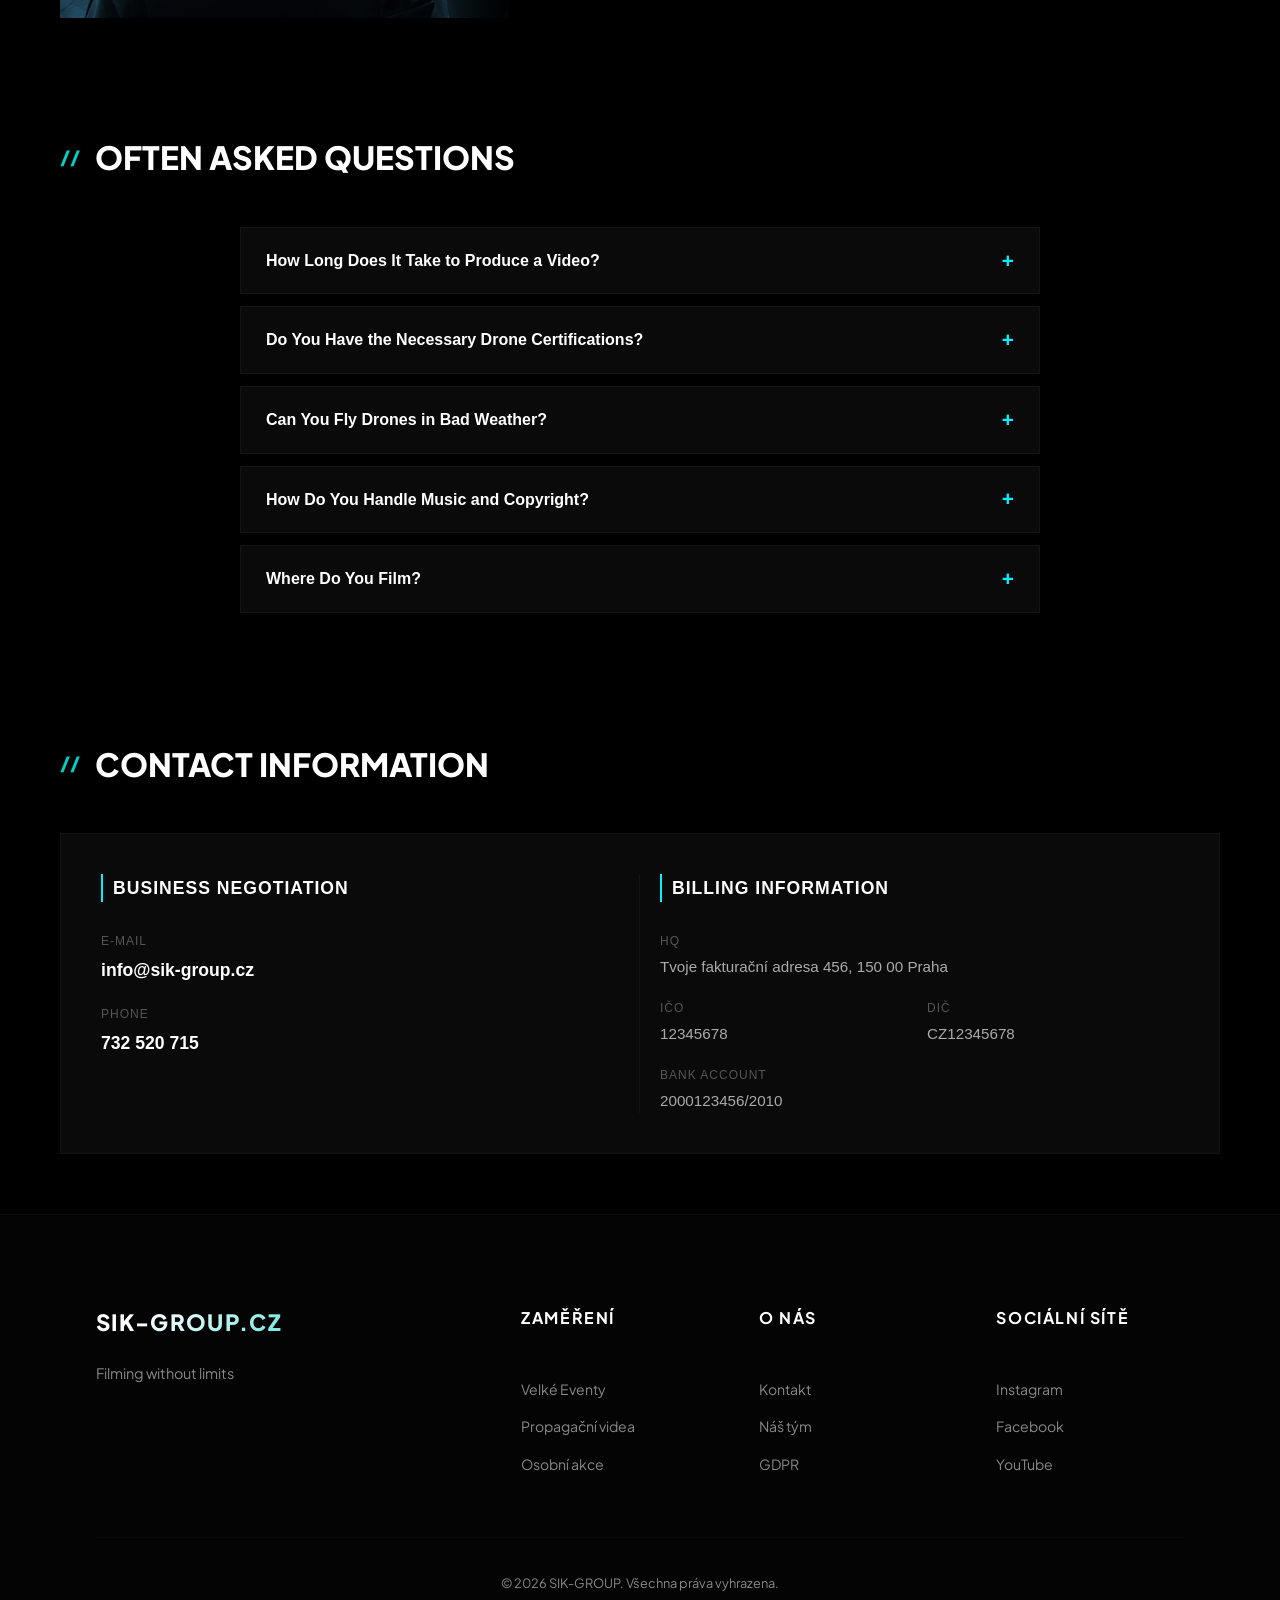
<file: public/pages/kontakt.html>
<!DOCTYPE html>
<html lang="cs">
<head>
    <meta charset="UTF-8">
    <meta name="viewport" content="width=device-width, initial-scale=1.0">
    <title>SIK-GROUP</title>
    
    <link rel="preconnect" href="https://fonts.googleapis.com">
    <link rel="preconnect" href="https://fonts.gstatic.com" crossorigin>
    <link href="https://fonts.googleapis.com/css2?family=Plus+Jakarta+Sans:wght@400;500;600;700;800;900&display=swap" rel="stylesheet">
    
    <link rel="stylesheet" href="../css/style.css">
    <link rel="stylesheet" href="../css/kontakt.css">
</head>
<body>

    <header>
        <div id="nav-wrapper">
            <nav id="main-nav" class="global-container">
                <div class="logo">
                    <a href="../../index.html">
                        <img src="../img/logo.svg" alt="SIK-GROUP" width="160" height="40" decoding="async">
                    </a>
                </div>
                
                <!-- PŘIDÁNO: Kontejner pro přepínač jazyků a hamburger menu vpravo -->
                <div class="nav-right-controls">
                    <div class="lang-switcher" id="dynamic-lang-switcher"></div>
                    
                    <div class="menu-toggle" id="mobile-menu">
                        <span class="bar b1"></span>
                        <span class="bar b2"></span>
                    </div>
                </div>
            </nav>

            <div class="nav-drop-panel" id="nav-panel">
                <div class="panel-grid">
                    <div class="panel-main">
                        <ul class="nav-list">
                            <li><a href="../../index.html">Domů</a></li>
                            <li><a href="propagace.html">Propagační videa</a></li>
                            <li><a href="osobni_akce.html">Osobní akce</a></li>
                            <li><a href="firemni_akce.html">Firemní akce</a></li>
                            <li><a href="e-shop.html">E-shop</a></li>
                            <li class="active"><a href="kontakt.html#tym">Náš tým</a></li>
                        </ul>
                    </div>
                    
                    <div class="panel-side">
                        <div class="side-block">
                            <span>Email</span>
                            <a href="mailto:info@sik-group.cz" class="side-email contact-email-target">info@sik-group.cz</a>
                            <span>Telefon</span>
                            <a href="tel:732520715" class="side-phone contact-phone-target">732 520 715</a>
                        </div>
                        <div class="side-block">
                            <span>Sociální sítě</span>
                            <div class="side-socials">
                                <a href="https://www.instagram.com/group_sik/" target="_blank">Instagram</a>
                                <a href="#" target="_blank">Facebook</a>
                                <a href="https://www.youtube.com/@Group_SIK_Czech" target="_blank">YouTube</a>
                            </div>
                        </div>
                    </div>
                </div>
            </div>
        </div>
        <div class="nav-dim-overlay" id="nav-overlay"></div>
    </header>

<main class="subpage-main">
  
<section id="tym" class="team-section">
  <div class="section-container">
    <h2 class="section-title" id="team-section-title"></h2>
    
    <div class="team-rows-container" id="team-rows-container">
        <!-- Dynamicky generováno přes kontakt.js -->
    </div>
  </div>
</section>

<section class="faq-section" id="faq">
    <div class="section-container">
      <h2 class="section-title" id="faq-section-title"></h2>
      
      <div class="faq-container" id="faq-container">
          <!-- Dynamicky generováno přes kontakt.js -->
      </div>
    </div>
  </section>

  <section class="contact-section" id="kontakt">
    <div class="section-container">
      <h2 class="section-title" id="contact-section-title"></h2>
      
      <div class="contact-grid">
        <div class="contact-block line-accent">
          <h3 class="block-title" id="business-block-title"></h3>
          <div class="contact-row">
            <span class="label" id="label-email">E-mail</span>
            <a href="mailto:info@sik-group.cz" class="contact-link" id="contact-email">info@sik-group.cz</a>
          </div>
          <div class="contact-row">
            <span class="label" id="label-phone">Telefon</span>
            <a href="tel:+420732520715" class="contact-link" id="contact-phone">732 520 715</a>
          </div>
        </div>

        <div class="contact-block">
          <h3 class="block-title" id="billing-block-title"></h3>
          <div class="contact-row">
            <span class="label" id="label-address">Sídlo</span>
            <p class="contact-text" id="contact-address"></p>
          </div>
          <div class="contact-grid-sub">
            <div class="contact-row">
              <span class="label" id="label-ico">IČO</span>
              <p class="contact-text" id="contact-ico"></p>
            </div>
            <div class="contact-row">
              <span class="label" id="label-dic">DIČ</span>
              <p class="contact-text" id="contact-dic"></p>
            </div>
          </div>
          <div class="contact-row">
            <span class="label" id="label-bank">Bankovní účet</span>
            <p class="contact-text" id="contact-bank"></p>
          </div>
        </div>
      </div>
    </div>
  </section>

</main>

    <footer class="main-footer">
        <div class="global-container">
            <div class="footer-grid">
                <div class="footer-brand">
                    <h3>sik-group.cz</h3>
                    <p>Filming without limits</p>
                </div>
                <div class="footer-column">
                    <h4>Zaměření</h4>
                    <ul>
                        <li><a href="firemni_akce.html">Velké Eventy</a></li>
                        <li><a href="propagace.html">Propagační videa</a></li>
                        <li><a href="osobni_akce.html">Osobní akce</a></li>
                    </ul>
                </div>
                <div class="footer-column">
                    <h4>O Nás</h4>
                    <ul>
                        <li><a href="kontakt.html#kontakt">Kontakt</a></li>
                        <li><a href="kontakt.html#tym">Náš tým</a></li>
                        <li><a href="gdpr.html">GDPR</a></li>
                    </ul>
                </div>
                <div class="footer-column">
                    <h4>Sociální sítě</h4>
                    <ul>
                        <li><a href="https://www.instagram.com/group_sik/" target="_blank">Instagram</a></li>
                        <li><a href="#" target="_blank">Facebook</a></li>
                        <li><a href="https://www.youtube.com/@Group_SIK_Czech" target="_blank">YouTube</a></li>
                    </ul>
                </div>
            </div>
            <div class="footer-bottom">
                <p>&copy; 2026 SIK-GROUP. Všechna práva vyhrazena.</p>
            </div>
        </div>
    </footer>

    <script src="../js/script.js" defer></script>
    <script src="../js/kontakt.js" defer></script>
</body>
</html>
</file>
<file: admin/index.css>
:root {
    --bg-dark: #000000;
    --card-bg: #070707;
    --card-border: #181818;
    --accent-cyan: #00D1C7;
    --text-main: #ffffff;
    --text-muted: #777777;
    --input-bg: #0f0f0f;
    --input-border: #222222;
    --danger-red: #ff4444;
}

* { box-sizing: border-box; margin: 0; padding: 0; }

body {
    background-color: var(--bg-dark);
    color: var(--text-main);
    font-family: 'Plus Jakarta Sans', -apple-system, sans-serif;
    padding: 40px 20px;
    min-height: 100vh;
}

/* ==========================================================================
   PŘIHLAŠOVACÍ OBRAZOVKA (LOGIN & SETUP GATE)
   ========================================================================== */

.login-screen {
    min-height: calc(100vh - 80px);
    display: flex;
    align-items: center;
    justify-content: center;
}

.login-card {
    width: 100%;
    max-width: 420px;
    background: var(--card-bg);
    border: 1px solid var(--card-border);
    border-top: 2px solid var(--accent-cyan);
    border-radius: 8px;
    padding: 36px 32px;
}

.login-subtitle {
    font-size: 0.85rem;
    color: var(--text-muted);
    margin-bottom: 28px;
}

.login-error {
    color: var(--danger-red);
    font-size: 0.8rem;
    margin-bottom: 14px;
    min-height: 18px;
}

.link-btn {
    background: none;
    border: none;
    color: var(--text-muted);
    font-size: 0.8rem;
    font-family: inherit;
    cursor: pointer;
    text-decoration: underline;
    transition: color 0.2s ease;
}

.link-btn:hover {
    color: var(--accent-cyan);
}

.logged-user-badge {
    font-size: 0.78rem;
    font-weight: 700;
    color: var(--accent-cyan);
    text-transform: uppercase;
    letter-spacing: 1px;
    padding-right: 4px;
}

.pin-badge {
    display: inline-block;
    background: rgba(0, 209, 199, 0.12);
    border: 1px solid rgba(0, 209, 199, 0.4);
    color: var(--accent-cyan);
    font-family: monospace;
    font-size: 0.95rem;
    font-weight: 800;
    padding: 6px 12px;
    border-radius: 4px;
    letter-spacing: 1.5px;
}

/* ==========================================================================
   HLAVNÍ CMS LAYOUT
   ========================================================================== */

.admin-wrapper {
    max-width: 1100px;
    margin: 0 auto;
}

.header-bar {
    display: flex;
    justify-content: space-between;
    align-items: center;
    padding-bottom: 24px;
    border-bottom: 1px solid var(--card-border);
    margin-bottom: 30px;
}

.brand-title {
    font-size: 1.3rem;
    font-weight: 800;
    letter-spacing: 2px;
    text-transform: uppercase;
}

.brand-title span { color: var(--accent-cyan); }

.header-right {
    display: flex;
    align-items: center;
    gap: 15px;
}

.lang-switch-btn {
    background: #0f0f0f;
    border: 1px solid var(--input-border);
    color: var(--text-muted);
    padding: 8px 14px;
    border-radius: 4px;
    font-size: 0.8rem;
    font-weight: 700;
    cursor: pointer;
    transition: all 0.2s ease;
}

.lang-switch-btn.active {
    background: rgba(0, 209, 199, 0.1);
    border-color: var(--accent-cyan);
    color: var(--accent-cyan);
}

.settings-toggle-btn {
    background: transparent;
    border: 1px solid var(--input-border);
    color: var(--text-muted);
    padding: 8px 16px;
    border-radius: 4px;
    font-size: 0.8rem;
    font-weight: 600;
    cursor: pointer;
    text-transform: uppercase;
    transition: all 0.2s ease;
}

.settings-toggle-btn:hover {
    border-color: var(--danger-red);
    color: var(--danger-red);
}

.form-grid-2 { display: grid; grid-template-columns: 1fr 1fr; gap: 15px; }
.form-grid-3 { display: grid; grid-template-columns: 1fr 1fr 1fr; gap: 15px; }

.field-group {
    display: flex;
    flex-direction: column;
    gap: 8px;
    margin-bottom: 18px;
}

label {
    font-size: 0.75rem;
    font-weight: 700;
    text-transform: uppercase;
    color: var(--text-muted);
    letter-spacing: 1px;
}

label .lang-badge {
    color: var(--accent-cyan);
    font-size: 0.7rem;
    margin-left: 6px;
}

input[type="text"], input[type="number"], input[type="password"], select, textarea {
    background: var(--input-bg);
    border: 1px solid var(--input-border);
    color: var(--text-main);
    padding: 12px 16px;
    border-radius: 4px;
    font-size: 0.9rem;
    outline: none;
    font-family: inherit;
    transition: border-color 0.2s ease;
    width: 100%;
}

input:focus, select:focus, textarea:focus {
    border-color: var(--accent-cyan);
}

.admin-view { display: none; }
.admin-view.active { display: block; }

.btn-primary {
    background: var(--accent-cyan);
    color: #000000;
    border: none;
    padding: 14px 28px;
    font-size: 0.85rem;
    font-weight: 800;
    text-transform: uppercase;
    letter-spacing: 1px;
    border-radius: 4px;
    cursor: pointer;
    transition: all 0.2s ease;
}

.btn-primary:hover {
    background: #ffffff;
    box-shadow: 0 0 20px rgba(255, 255, 255, 0.3);
}

.btn-primary:disabled {
    opacity: 0.5;
    cursor: not-allowed;
}

.btn-secondary {
    background: transparent;
    border: 1px solid var(--input-border);
    color: var(--text-main);
    padding: 8px 16px;
    font-size: 0.8rem;
    border-radius: 4px;
    cursor: pointer;
    text-transform: uppercase;
    font-weight: 600;
    text-decoration: none;
    display: inline-block;
    transition: all 0.2s ease;
}

.btn-secondary:hover {
    border-color: var(--accent-cyan);
    color: var(--accent-cyan);
}

.btn-delete {
    background: rgba(255, 68, 68, 0.08);
    border: 1px solid rgba(255, 68, 68, 0.3);
    color: var(--danger-red);
    padding: 8px 14px;
    font-size: 0.75rem;
    border-radius: 4px;
    cursor: pointer;
    font-weight: 700;
    text-transform: uppercase;
    transition: all 0.2s ease;
}

.btn-delete:hover {
    background: var(--danger-red);
    color: #ffffff;
}

.list-container {
    display: flex;
    flex-direction: column;
    gap: 12px;
    margin-bottom: 40px;
}

.item-card {
    display: flex;
    justify-content: space-between;
    align-items: center;
    background: var(--card-bg);
    border: 1px solid var(--card-border);
    padding: 16px 20px;
    border-radius: 6px;
    gap: 20px;
    flex-wrap: wrap;
}

.item-info {
    display: flex;
    align-items: center;
    gap: 16px;
}

.item-thumb {
    width: 50px;
    height: 50px;
    border-radius: 4px;
    object-fit: cover;
    background: #000;
    border: 1px solid var(--card-border);
    display: flex;
    align-items: center;
    justify-content: center;
    color: var(--accent-cyan);
    font-size: 1.2rem;
}

.item-details h4 {
    font-size: 1rem;
    font-weight: 700;
    color: #ffffff;
    margin-bottom: 4px;
}

.item-details p {
    font-size: 0.8rem;
    color: var(--text-muted);
    font-family: monospace;
}

.item-actions {
    display: flex;
    align-items: center;
    gap: 10px;
    flex-wrap: wrap;
}

.spec-item-row {
    display: flex;
    gap: 10px;
    margin-bottom: 10px;
}

.terminal-log {
    background: #040404;
    border: 1px solid var(--card-border);
    border-radius: 6px;
    padding: 18px;
    font-family: monospace;
    font-size: 0.8rem;
    color: var(--text-muted);
    margin-top: 40px;
    max-height: 160px;
    overflow-y: auto;
}

.log-entry { margin-bottom: 6px; }
.log-entry.success { color: var(--accent-cyan); }
.log-entry.error { color: var(--danger-red); }
</file>
<file: public/css/style.css>
/*1. GLOBÁLNÍ STYLY*/

:root {
    --bg-deep: #080808;        
    --bg-panel: rgba(15, 15, 15, 0.92); 
    --text-main: #FFFFFF;
    --text-tech: #CCCCCC;
    --text-muted: #888888;
    --accent-tech: #00D1C7;    
    --font-global: 'Plus Jakarta Sans', system-ui, -apple-system, sans-serif;
    --nav-height: 100px;
    --transition-premium: cubic-bezier(0.16, 1, 0.3, 1);
}

* {
    margin: 0;
    padding: 0;
    box-sizing: border-box;
}

html {
    scroll-behavior: smooth;
    background-color: var(--bg-deep);
}

body {
    font-family: var(--font-global);
    background-color: var(--bg-deep);
    color: var(--text-main);
    line-height: 1.6;
    -webkit-font-smoothing: antialiased;
    overflow-x: hidden;
}

a {
    color: inherit;
    text-decoration: none;
}

.global-container {
    width: 100%;
    max-width: 1400px;
    margin: 0 auto;
    padding: 0 6rem;
}


/*2. FIXNÍ HEADER & ANIMOVANÝ HAMBURGER & PŘEPÍNAČ JAZYKŮ*/

header {
    position: fixed;
    top: 0;
    left: 0;
    width: 100%;
    z-index: 999;
    background: linear-gradient(to bottom, rgba(0, 0, 0, 0.8) 0%, rgba(0, 0, 0, 0.4) 40%, transparent 100%);
    padding-top: 20px;
    padding-bottom: 30px;
    pointer-events: none;
}

#nav-wrapper {
    position: fixed;
    top: 0;
    left: 0;
    right: 0;
    z-index: 2000;
    pointer-events: auto;
    will-change: transform;
    transform: translateZ(0);
    transition: transform 0.5s var(--transition-premium), background-color 0.4s ease, backdrop-filter 0.4s ease, -webkit-backdrop-filter 0.4s ease, border-color 0.4s ease;
}

#nav-wrapper.scrolled {
    background-color: rgba(8, 8, 8, 0.95);
    border-bottom: 1px solid rgba(255, 255, 255, 0.05);
    box-shadow: 0 10px 30px rgba(0, 0, 0, 0.5);
}

#main-nav {
    display: flex;
    justify-content: space-between;
    align-items: center;        
    height: var(--nav-height);    
    background: transparent;
}

#main-nav .logo {
    display: flex;
    align-items: center;
    height: 100%;                
}

#main-nav .logo a {
    display: flex;
    align-items: center;
}

#main-nav .logo img {
    height: 55px;                
    width: auto;                 
    display: block;
    object-fit: contain;
    will-change: transform, filter;
    transition: transform 0.3s var(--transition-premium), filter 0.3s ease;
    filter: drop-shadow(0 0 2px rgba(0,0,0,1)) drop-shadow(0 0 6px rgba(0,0,0,0.7));
}

#main-nav .logo a:hover img {
    transform: scale(1.05);      
    filter: drop-shadow(0 0 8px var(--accent-tech));
}

/* Obal pro přepínač jazyků a hamburger vpravo */
.nav-right-controls {
    display: flex;
    align-items: center;
    gap: 15px;
}

.lang-switcher {
    display: flex;
    gap: 6px;
    align-items: center;
}

.lang-switch-btn {
    background: transparent;
    border: 1px solid rgba(255, 255, 255, 0.15);
    color: var(--text-muted);
    padding: 5px 10px;
    border-radius: 4px;
    font-size: 0.75rem;
    font-weight: 700;
    font-family: var(--font-global);
    cursor: pointer;
    transition: all 0.3s var(--transition-premium);
}

.lang-switch-btn:hover {
    color: var(--text-main);
    border-color: rgba(255, 255, 255, 0.4);
}

/* Aktivní stav s tyrkysovým zářením */
.lang-switch-btn.active {
    background: rgba(0, 209, 199, 0.15);
    border-color: var(--accent-tech);
    color: var(--accent-tech);
    box-shadow: 0 0 12px rgba(0, 209, 199, 0.25);
}

.menu-toggle {
    display: flex;
    flex-direction: column;
    justify-content: center;
    gap: 7px;                    
    width: 30px;
    height: 30px;
    cursor: pointer;
    filter: drop-shadow(0 0 2px rgba(0,0,0,1));
}

.bar {
    width: 30px;
    height: 2px;                 
    background-color: #ffffff; 
    display: block;              
    box-shadow: 0 0 0 1px rgba(0,0,0,0.2), 0 0 3px rgba(0,0,0,0.4);
    transition: transform 0.4s var(--transition-premium), background-color 0.3s ease;
    transform-origin: center;
}

.menu-toggle:hover .bar {
    background-color: var(--accent-tech);
    box-shadow: 0 0 10px var(--accent-tech);
}

.menu-toggle.active .b1 {
    transform: translateY(4.5px) rotate(45deg);
    background-color: var(--text-main);
}

.menu-toggle.active .b2 {
    transform: translateY(-4.5px) rotate(-45deg);
    background-color: var(--text-main);
}

.nav-drop-panel {
    position: absolute;
    top: var(--nav-height);
    right: 6rem;            
    width: 440px;            
    background: var(--bg-panel);
    border: 1px solid rgba(255, 255, 255, 0.08);
    border-radius: 16px; 
    padding: 30px; 
    will-change: transform, opacity;
    transform: translateY(-20px) translateZ(0);
    opacity: 0;
    visibility: hidden;
    pointer-events: auto; 
    transition: transform 0.5s var(--transition-premium), 
                opacity 0.4s var(--transition-premium), 
                visibility 0.5s var(--transition-premium);
}

.nav-drop-panel.active {
    transform: translateY(0) translateZ(0);
    opacity: 1;
    visibility: visible;
}

.panel-grid {
    display: grid;
    grid-template-columns: 1.1fr 0.9fr; 
    gap: 30px; 
}

.panel-main {
    display: block; 
}

.panel-main .nav-list {
    list-style: none;
    display: flex;
    flex-direction: column;
    gap: 8px; 
}

.nav-list li {
    display: flex;
    align-items: center;
    gap: 8px;
}

.nav-list a {
    font-size: 1.3rem; 
    font-weight: 600;
    letter-spacing: -0.01em;
    color: var(--text-muted);
    position: relative;
    padding-bottom: 4px; 
    display: inline-block;
    transition: color 0.3s ease, transform 0.3s var(--transition-premium);
    background: none;
    -webkit-background-clip: initial;
    background-clip: initial;
    -webkit-text-fill-color: initial;
}

.nav-list a::after {
    content: '';
    position: absolute;
    bottom: 0;
    left: 0;
    width: 0;
    height: 1px;
    background-color: var(--accent-tech);
    transition: width 0.3s var(--transition-premium);
}

.nav-list a:hover {
    color: var(--accent-tech);
    transform: translateX(4px);
}

.nav-list a:hover::after {
    width: 100%;
}

.nav-list li.active a {
    color: var(--text-main);
}

.nav-list li.active a::after {
    width: 100%; 
}

.nav-list li.active::before {
    content: '';
    width: 5px;
    height: 5px;
    background-color: var(--accent-tech);
    border-radius: 50%;
    box-shadow: 0 0 6px var(--accent-tech);
}

.nav-list li.nav-item-kontakt {
    margin-top: 4px; 
}

.panel-side {
    display: flex;
    flex-direction: column;
    gap: 24px; 
    border-left: 1px solid rgba(255, 255, 255, 0.05);
    padding-left: 25px; 
}

.side-block span {
    display: block;
    font-size: 0.65rem;
    font-weight: 700;
    text-transform: uppercase;
    letter-spacing: 0.06em;
    color: var(--text-muted);
    margin-bottom: 1px; 
}

.side-block a.side-email {
    font-size: 0.9rem; 
    color: var(--text-main);
    font-weight: 600;
    transition: color 0.3s ease;
    display: inline-block;
    margin-bottom: 20px;
}

.side-block a.side-email:hover {
    color: var(--accent-tech);
}

.side-block a.side-phone {
    font-size: 0.9rem; 
    color: var(--text-main);
    font-weight: 600;
    transition: color 0.3s ease;
    display: inline-block;
    margin-bottom: 8px;
}

.side-block a.side-phone:hover {
    color: var(--accent-tech);
}

.side-socials {
    display: flex;
    flex-direction: column;
    gap: 12px;
    margin-top: 10px; 
}

.side-socials a {
    font-size: 0.85rem;
    font-weight: 500;
    color: var(--text-tech);
    display: flex;
    align-items: center;
    gap: 8px; 
    transition: color 0.3s ease, transform 0.3s var(--transition-premium);
}

.side-socials a::before {
    content: '→';
    font-family: monospace; 
    font-size: 0.8rem;
    color: rgba(255, 255, 255, 0.2); 
    transition: color 0.3s ease, transform 0.3s var(--transition-premium);
}

.side-socials a:hover {
    color: var(--accent-tech);
    transform: translateX(4px);
}

.side-socials a:hover::before {
    color: var(--accent-tech);
    transform: translateX(-2px); 
}

.nav-dim-overlay {
    position: fixed;
    top: 0;
    left: 0;
    width: 100vw;
    height: 100vh;
    background: rgba(0, 0, 0, 0.6);
    z-index: 1998;
    opacity: 0;
    pointer-events: none;
    will-change: opacity;
    transition: opacity 0.5s ease;
}

.nav-dim-overlay.active {
    opacity: 1;
    pointer-events: auto;
}


/*3. MAIN SEKCE TYPOGRAFIE*/

.section-meta h2, 
.section-title {
    font-family: var(--font-global);
    font-size: 2rem;
    font-weight: 800;
    text-transform: uppercase;
    color: #ffffff;
    margin-bottom: 50px;
    display: flex;
    align-items: center; 
    line-height: 1.2;
}

.section-meta h2::before,
.section-title::before {
    content: "//";
    color: var(--accent-tech);
    font-size: 1.2rem; 
    margin-right: 15px;
    display: inline-block;
    vertical-align: middle; 
    margin-top: -2px;
}


/*4. FOOTER*/

.main-footer {
    background-color: #040404;
    border-top: 1px solid rgba(255, 255, 255, 0.02); 
    padding: 90px 0 40px 0;
}

.footer-grid {
    display: grid;
    grid-template-columns: 2fr repeat(3, 1fr);
    gap: 50px;
    margin-bottom: 60px;
}

.footer-brand h3 {
    font-size: 1.4rem;
    font-weight: 800;
    letter-spacing: 0.06em;
    text-transform: uppercase;
    margin-bottom: 20px;
    background: linear-gradient(135deg, #FFFFFF 15%, var(--accent-tech) 85%);
    -webkit-background-clip: text;
    background-clip: text;
    -webkit-text-fill-color: transparent;
}

.footer-brand p {
    color: var(--text-muted);
    font-size: 0.9rem;
    line-height: 1.7;
    max-width: 320px;
}

.footer-column h4 {
    font-size: 1rem;
    font-weight: 700;
    text-transform: uppercase;
    letter-spacing: 0.1em;
    color: var(--text-main);
    margin-bottom: 20px;
    position: relative;
    padding-bottom: 10px;
    display: inline-block;
    background: none;
    -webkit-background-clip: initial;
    background-clip: initial;
    -webkit-text-fill-color: initial;
}

.footer-column h4::after {
    content: '';
    position: absolute;
    bottom: 0;
    left: 0;
    width: 0; 
    height: 1px;
    background: var(--accent-tech);
    transition: width 0.3s var(--transition-premium);
}

.footer-column:hover h4::after {
    width: 100%; 
}

.footer-column ul {
    list-style: none;
    display: flex;
    flex-direction: column;
    gap: 12px;
    margin-top: 15px;
}

.footer-column a {
    font-size: 0.88rem;
    color: var(--text-muted);
    display: inline-flex;
    align-items: center;
    transition: color 0.3s ease, transform 0.3s var(--transition-premium);
}

.footer-column a:hover {
    color: var(--accent-tech);
    transform: translateX(4px);
}

.footer-bottom {
    display: flex;
    justify-content: center; 
    align-items: center;
    text-align: center; 
    padding-top: 35px;
    border-top: 1px solid rgba(255, 255, 255, 0.02);
    font-size: 0.8rem;
    color: var(--text-muted);
}


/*5. RESPONSIVITA & MEDIA QUERIES*/

@media (max-width: 1024px) {
    .global-container { 
        padding: 0 3rem; 
    }
}

@media (max-width: 768px) {
    
    .global-container { 
        padding: 0 1.2rem; 
    }

    #nav-wrapper {
        transition: transform 0.5s var(--transition-premium);
    }

    .menu-toggle {
        position: relative;
        z-index: 2100; 
    }

    .menu-toggle.active .bar {
        background-color: var(--accent-tech) !important;
        box-shadow: none !important; 
    }

    .menu-toggle:hover .bar {
        background-color: #ffffff;
        box-shadow: 0 0 0 1px rgba(0,0,0,0.2), 0 0 3px rgba(0,0,0,0.4);
    }

    .menu-toggle.active:hover .bar {
        background-color: var(--accent-tech) !important;
        box-shadow: none !important; 
    }

    .nav-drop-panel { 
        position: fixed;
        top: 0;
        left: 0;
        right: 0;
        width: 100vw;
        height: 100vh;
        height: 100dvh; 
        background: rgba(10, 10, 10, 0.98); 
        border: none;
        border-radius: 0; 
        display: flex;
        flex-direction: column;
        justify-content: flex-start;
        overflow-y: auto; 
        overscroll-behavior-y: contain;
        scrollbar-width: none;
        padding: calc(var(--nav-height) + 10px) 2rem 40px 2rem; 
        transform: translateY(-100%) translateZ(0); 
        opacity: 0;
        visibility: hidden;
        z-index: 2050; 
        pointer-events: auto;
        transition: transform 0.5s var(--transition-premium), 
                    opacity 0.4s var(--transition-premium), 
                    visibility 0.5s var(--transition-premium);
    }
    
    .nav-drop-panel::-webkit-scrollbar {
        display: none;
    }

    .nav-drop-panel.active {
        transform: translateY(0) translateZ(0);
        opacity: 1;
        visibility: visible;
    }
    
    .panel-grid { 
        grid-template-columns: 1fr; 
        gap: 25px;
        width: 100%;
        margin-bottom: 20px;
    }
    
    .panel-main .nav-list {
        gap: 12px; 
        align-items: center; 
    }
    
    .nav-list a {
        font-size: 1.35rem; 
        letter-spacing: -0.02em;
        color: var(--text-tech);
    }
    
    .nav-list a::after {
        width: 100%; 
        background: linear-gradient(to right, rgba(0, 209, 199, 0.3), transparent); 
    }
    
    .nav-list li.active a {
        color: var(--text-main);
    }
    
    .nav-list li.active a::after {
        width: 100%; 
        background-color: var(--accent-tech);
    }
    
    .nav-list li.active::before {
        display: none;
    }
    
    .panel-side {
        border-left: none;
        border-top: 1px solid rgba(255, 255, 255, 0.08); 
        padding-left: 0; 
        padding-top: 20px; 
        gap: 15px; 
        align-items: center;
        text-align: center;
    }
    
    .side-block span {
        font-size: 0.7rem;
        margin-bottom: 6px;
    }
    
    .side-block a.side-email, 
    .side-block a.side-phone {
        font-size: 1rem; 
        color: var(--text-main); 
    }
    
    .side-socials { 
        flex-direction: row; 
        justify-content: center;
        gap: 20px; 
    }
    
    .side-socials a {
        font-size: 0.9rem;
        color: var(--text-tech); 
    }

    .side-socials a::before {
        display: none;
    }

    .footer-grid { 
        grid-template-columns: 1fr 1fr; 
        gap: 40px 20px; 
    }
    
    .footer-brand {
        grid-column: span 2;
        margin-bottom: 10px;
    }

    .footer-column h4::after {
        width: 100%; 
        background: var(--accent-tech); 
    }
    
    .footer-column a {
        color: var(--text-tech); 
    }
    
    .footer-bottom { 
        justify-content: center;
        text-align: center;
    }

    .section-meta h2 {
        font-size: 1.5rem;
        display: flex;
        align-items: center; 
        gap: 1px;
    }

    .section-meta h2::before {
        content: "//";
        color: var(--accent-tech);
        font-size: 1rem;
        line-height: 1;
        display: inline-block;
        margin-top: -2px;
    }
}
</file>
<file: public/css/e-shop.css>
/* ==========================================================================
   HIGH-TECH E-SHOP WRAPPER (APPLE / DJI STYLE)
   ========================================================================== */
.tech-shop-wrapper {
  padding-top: 180px;
  padding-bottom: 160px;
  background-color: #000000;
  color: #ffffff;
  font-family: -apple-system, BlinkMacSystemFont, "Segoe UI", Roboto, sans-serif;
}

.shop-container {
  max-width: 1500px;
  margin: 0 auto;
  padding: 0 4%;
  box-sizing: border-box;
}

/* ==========================================================================
   TOP BAR (ZÁHLAVIE)
   ========================================================================== */
.tech-top-bar {
  display: flex;
  justify-content: space-between;
  align-items: flex-end;
  padding-bottom: 30px;
  border-bottom: 1px solid #151515;
  margin-bottom: 60px;
}

.tech-main-title {
  font-size: 1.5rem;
  font-weight: 700;
  letter-spacing: 2px;
  margin: 0 0 8px 0;
  text-transform: uppercase;
}

.tech-subtitle {
  font-size: 0.9rem;
  color: #666666;
  margin: 0;
}

.tech-controls {
  display: flex;
  align-items: center;
  gap: 40px;
}

.tech-btn-filter {
  background: transparent;
  border: none;
  color: #ffffff;
  font-size: 0.9rem;
  font-weight: 500;
  cursor: pointer;
  display: flex;
  align-items: center;
  gap: 8px;
  padding: 0;
}

.filter-indicator {
  width: 6px;
  height: 6px;
  background-color: #00D1C7;
  border-radius: 50%;
}

/* ==========================================================================
   PREMIUM CUSTOM DROPDOWN
   ========================================================================== */
.tech-sort-box {
  position: relative;
  user-select: none;
}

.tech-dropdown-toggle {
  color: #ffffff;
  font-size: 0.9rem;
  font-weight: 500;
  cursor: pointer;
  text-transform: uppercase;
  letter-spacing: 0.5px;
  display: flex;
  align-items: center;
  gap: 8px;
  padding: 5px 0;
  transition: color 0.2s ease;
}

.tech-dropdown-toggle:hover {
  color: #00D1C7;
}

.tech-dropdown-toggle .dropdown-arrow {
  font-size: 0.65rem;
  color: #666666;
  transition: transform 0.3s cubic-bezier(0.25, 1, 0.5, 1), color 0.2s ease;
}

.tech-sort-box.dropdown-open .dropdown-arrow {
  transform: rotate(180deg);
  color: #00D1C7;
}

.tech-dropdown-menu {
  position: absolute;
  top: 100%;
  right: 0;
  background: #0a0a0a;
  border: 1px solid #151515;
  list-style: none;
  padding: 6px 0;
  margin: 10px 0 0 0;
  width: 200px;
  z-index: 100;
  box-shadow: 0 10px 30px rgba(0, 0, 0, 0.8);
  opacity: 0;
  visibility: hidden;
  transform: translateY(-10px);
  transition: opacity 0.3s cubic-bezier(0.25, 1, 0.5, 1), 
              visibility 0.3s cubic-bezier(0.25, 1, 0.5, 1), 
              transform 0.3s cubic-bezier(0.25, 1, 0.5, 1);
}

.tech-sort-box.dropdown-open .tech-dropdown-menu {
  opacity: 1;
  visibility: visible;
  transform: translateY(0);
}

.tech-dropdown-menu li {
  padding: 12px 18px;
  font-size: 0.8rem;
  color: #666666;
  cursor: pointer;
  text-transform: uppercase;
  letter-spacing: 0.5px;
  transition: all 0.2s ease;
}

.tech-dropdown-menu li:hover {
  color: #ffffff;
  background: #111111;
}

.tech-dropdown-menu li.active {
  color: #00D1C7;
  background: #111111;
  font-weight: 600;
}

/* ==========================================================================
   LAYOUT STRUCT & RESET BUTTONS
   ========================================================================== */
.tech-layout {
  display: flex;
  gap: 80px;
  align-items: flex-start;
}

.tech-sidebar {
  width: 220px;
  flex-shrink: 0;
  position: sticky;
  top: 120px;
}

.tech-sidebar-top {
  margin-bottom: 30px;
  padding-bottom: 15px;
  border-bottom: 1px solid #151515;
}

.tech-btn-reset-all,
.tech-btn-reset-price {
  background: transparent;
  border: 1px solid #222222;
  color: #777777;
  font-size: 0.75rem;
  font-weight: 600;
  text-transform: uppercase;
  letter-spacing: 0.5px;
  padding: 8px 14px;
  cursor: pointer;
  width: 100%;
  text-align: center;
  transition: all 0.2s ease;
  border-radius: 4px;
}

.tech-btn-reset-price {
  margin-top: 8px;
}

.tech-btn-reset-all:hover,
.tech-btn-reset-price:hover {
  border-color: #00D1C7;
  color: #00D1C7;
  background-color: rgba(0, 209, 199, 0.05);
}

.tech-filter-group {
  margin-bottom: 40px;
}

.tech-filter-caption {
  font-size: 0.8rem;
  font-weight: 600;
  text-transform: uppercase;
  color: #ffffff;
  letter-spacing: 1px;
  margin: 0 0 20px 0;
}

.tech-filter-list {
  list-style: none;
  padding: 0;
  margin: 0;
}

.tech-filter-list li {
  margin-bottom: 14px;
}

.tech-checkbox-label {
  display: flex;
  align-items: center;
  gap: 12px;
  font-size: 0.9rem;
  color: #888888;
  cursor: pointer;
  transition: color 0.2s ease;
}

.tech-checkbox-label:hover {
  color: #ffffff;
}

.tech-checkbox-label input[type="checkbox"] {
  display: none;
}

.custom-box {
  width: 14px;
  height: 14px;
  border: 1px solid #333333;
  display: inline-block;
  position: relative;
  transition: all 0.2s ease;
}

.tech-checkbox-label input[type="checkbox"]:checked + .custom-box {
  background-color: #00D1C7;
  border-color: #00D1C7;
}

.tech-layout.filters-hidden .tech-sidebar {
  display: none !important;
}

/* ==========================================================================
   DUÁLNÍ CENOVÝ POSUVNÍK (OD - DO)
   ========================================================================== */
.tech-price-box {
  display: flex;
  flex-direction: column;
  gap: 14px;
}

.price-display {
  font-size: 0.95rem;
  font-weight: 700;
  color: #00D1C7;
  font-family: monospace;
  letter-spacing: 0.5px;
}

.range-slider-container {
  position: relative;
  width: 100%;
  height: 20px;
  display: flex;
  align-items: center;
}

.slider-track {
  position: absolute;
  width: 100%;
  height: 4px;
  background: #222222;
  border-radius: 2px;
  z-index: 1;
}

.tech-range-input {
  position: absolute;
  width: 100%;
  height: 4px;
  background: none;
  pointer-events: none;
  -webkit-appearance: none;
  appearance: none;
  outline: none;
  margin: 0;
  z-index: 2;
}

.tech-range-input::-webkit-slider-thumb {
  -webkit-appearance: none;
  appearance: none;
  width: 16px;
  height: 16px;
  border-radius: 50%;
  background: #00D1C7;
  cursor: pointer;
  pointer-events: auto;
  box-shadow: 0 0 10px rgba(0, 209, 199, 0.6);
  transition: transform 0.15s ease, background-color 0.15s ease, box-shadow 0.15s ease;
}

.tech-range-input::-webkit-slider-thumb:hover {
  transform: scale(1.25);
  background: #ffffff;
  box-shadow: 0 0 14px rgba(0, 209, 199, 0.9);
}

.tech-range-input::-moz-range-thumb {
  width: 16px;
  height: 16px;
  border: none;
  border-radius: 50%;
  background: #00D1C7;
  cursor: pointer;
  pointer-events: auto;
  box-shadow: 0 0 10px rgba(0, 209, 199, 0.6);
  transition: transform 0.15s ease, background-color 0.15s ease, box-shadow 0.15s ease;
}

.tech-range-input::-moz-range-thumb:hover {
  transform: scale(1.25);
  background: #ffffff;
  box-shadow: 0 0 14px rgba(0, 209, 199, 0.9);
}

.price-limits {
  display: flex;
  justify-content: space-between;
  font-size: 0.75rem;
  color: #555555;
  font-family: monospace;
}

/* ==========================================================================
   PRODUKTOVÉ KARTY
   ========================================================================== */
.tech-grid {
  flex-grow: 1;
  display: grid;
  grid-template-columns: repeat(auto-fill, minmax(320px, 1fr));
  gap: 60px 40px;
}

.tech-card {
  display: flex;
  flex-direction: column;
  text-decoration: none;
  color: #ffffff;
  cursor: pointer;
}

.tech-img-wrapper {
  width: 100%;
  aspect-ratio: 1 / 1;
  background-color: #0a0a0a;
  position: relative;
  overflow: hidden;
  border: 1px solid #111111;
  transition: border-color 0.3s ease;
}

.tech-img-wrapper img {
  position: absolute;
  top: 0;
  left: 0;
  width: 100%;
  height: 100%;
  object-fit: cover;
  transition: transform 0.5s cubic-bezier(0.25, 1, 0.5, 1);
}

.tech-card-overlay {
  position: absolute;
  top: 0; left: 0; width: 100%; height: 100%;
  background: rgba(0, 0, 0, 0.6);
  display: flex;
  align-items: center;
  justify-content: center;
  opacity: 0;
  transition: opacity 0.3s ease;
}

.tech-card-overlay span {
  font-size: 0.8rem;
  text-transform: uppercase;
  letter-spacing: 1px;
  border-bottom: 1px solid #00D1C7;
  color: #00D1C7;
  padding-bottom: 2px;
  font-weight: 600;
}

.tech-card:hover .tech-img-wrapper {
  border-color: #333333;
}

.tech-card:hover .tech-img-wrapper img {
  transform: scale(1.03);
}

.tech-card:hover .tech-card-overlay {
  opacity: 1;
}

.tech-card-meta {
  padding-top: 20px;
}

.tech-card-row {
  display: flex;
  justify-content: space-between;
  align-items: center;
  margin-bottom: 6px;
}

.tech-spec-tag {
  font-size: 0.75rem;
  color: #666666;
  font-family: monospace;
}

.tech-card-price {
  font-size: 1rem;
  font-weight: 600;
  color: #ffffff;
}

.card-price-eur {
  font-size: 0.85rem;
  color: #00D1C7;
  font-weight: 600;
  font-family: monospace;
  margin-left: 6px;
}

.tech-card-title {
  font-size: 1.1rem;
  font-weight: 400;
  color: #b3b3b3;
  margin: 0;
  transition: color 0.2s ease;
}

.tech-card:hover .tech-card-title {
  color: #ffffff;
}

/* ==========================================================================
   HIGH-TECH MODÁLNÍ OKNO
   ========================================================================== */
.tech-modal-overlay {
  position: fixed;
  top: 0;
  left: 0;
  width: 100%;
  height: 100%;
  background: rgba(0, 0, 0, 0.85);
  backdrop-filter: blur(6px);
  -webkit-backdrop-filter: blur(6px);
  z-index: 1000;
  display: flex;
  align-items: center;
  justify-content: center;
  padding: 24px;
  opacity: 0;
  pointer-events: none;
  transition: opacity 0.2s ease;
}

.tech-modal-overlay.active {
  opacity: 1;
  pointer-events: auto;
}

.tech-modal-card {
  position: relative;
  background: #050505;
  border: 1px solid #1a1a1a;
  border-top: 2px solid #00D1C7;
  border-radius: 8px;
  max-width: 920px;
  width: 100%;
  max-height: 90vh;
  overflow-y: auto;
  padding: 44px;
  box-shadow: 0 20px 60px rgba(0, 0, 0, 0.9);
}

.tech-modal-close {
  position: absolute;
  top: 20px;
  right: 20px;
  background: transparent;
  border: 1px solid #222222;
  color: #777777;
  width: 38px;
  height: 38px;
  border-radius: 50%;
  cursor: pointer;
  display: flex;
  align-items: center;
  justify-content: center;
  font-size: 0.9rem;
  transition: color 0.2s ease, border-color 0.2s ease;
  z-index: 10;
}

.tech-modal-close:hover {
  border-color: #00D1C7;
  color: #00D1C7;
}

.tech-modal-grid {
  display: grid;
  grid-template-columns: 1fr 1.2fr;
  gap: 44px;
  align-items: start;
}

.tech-modal-media {
  position: relative;
  background: #000000;
  border: 1px solid #141414;
  border-radius: 6px;
  overflow: hidden;
  aspect-ratio: 1 / 1;
}

.tech-modal-media img {
  width: 100%;
  height: 100%;
  object-fit: cover;
}

.tech-modal-img-badge {
  position: absolute;
  top: 14px;
  left: 14px;
  background: rgba(0, 0, 0, 0.75);
  border: 1px solid rgba(0, 209, 199, 0.3);
  color: #00D1C7;
  font-size: 0.7rem;
  font-family: monospace;
  letter-spacing: 1px;
  text-transform: uppercase;
  padding: 4px 10px;
  border-radius: 3px;
}

.tech-modal-tag {
  font-size: 0.75rem;
  color: #00D1C7;
  font-family: monospace;
  text-transform: uppercase;
  letter-spacing: 1.5px;
  display: block;
  margin-bottom: 6px;
}

.tech-modal-title {
  font-size: 2rem;
  font-weight: 800;
  color: #ffffff;
  margin: 0 0 8px 0;
  letter-spacing: -0.5px;
}

.tech-modal-price {
  font-size: 1.4rem;
  font-weight: 800;
  color: #ffffff;
  margin-bottom: 22px;
  letter-spacing: -0.5px;
}

.tech-modal-price .price-eur {
  font-size: 0.95rem;
  color: #00D1C7;
  font-weight: 600;
  font-family: monospace;
  margin-left: 8px;
}

.tech-modal-desc {
  font-size: 0.9rem;
  color: #999999;
  line-height: 1.7;
  margin-bottom: 28px;
  font-weight: 400;
}

.tech-specs-heading {
  font-size: 0.75rem;
  color: #ffffff;
  text-transform: uppercase;
  letter-spacing: 1.5px;
  margin-bottom: 14px;
  font-weight: 700;
}

.tech-specs-list {
  list-style: none;
  padding: 0;
  margin: 0 0 32px 0;
  display: flex;
  flex-direction: column;
}

.tech-specs-list li {
  display: flex;
  align-items: baseline;
  justify-content: space-between;
  padding: 10px 0;
  border-bottom: 1px solid #141414;
}

.tech-specs-list li span.spec-name {
  color: #888888;
  font-size: 0.8rem;
  font-weight: 600;
  text-transform: uppercase;
  letter-spacing: 1px;
}

.tech-specs-list li span.spec-dots {
  flex: 1;
  border-bottom: 1px dotted #222222;
  margin: 0 12px;
  height: 1px;
}

.tech-specs-list li span.spec-val {
  color: #00D1C7;
  font-size: 0.85rem;
  font-weight: 700;
  font-family: monospace;
  letter-spacing: 0.5px;
}

.tech-modal-btn {
  display: inline-flex;
  align-items: center;
  justify-content: center;
  gap: 12px;
  width: 100%;
  background: #000000;
  color: #ffffff;
  border: 1px solid #00D1C7;
  text-decoration: none;
  font-weight: 800;
  font-size: 0.85rem;
  text-transform: uppercase;
  letter-spacing: 1.5px;
  padding: 16px 28px;
  border-radius: 4px;
  transition: background 0.2s ease, color 0.2s ease;
  box-sizing: border-box;
}

.tech-modal-btn .btn-arrow {
  color: #00D1C7;
  transition: transform 0.2s ease;
}

.tech-modal-btn:hover {
  background: #00D1C7;
  color: #000000;
}

.tech-modal-btn:hover .btn-arrow {
  color: #000000;
  transform: translateX(4px);
}

/* ==========================================================================
   RESPONZIVITA
   ========================================================================== */
@media (max-width: 992px) {
  .tech-shop-wrapper {
    padding-top: 130px;
  }

  .shop-container {
    padding: 0 24px;
  }

  .tech-layout {
    flex-direction: column;
    gap: 40px;
    align-items: stretch;
  }

  .tech-sidebar {
    display: flex;
    flex-direction: column;
    gap: 30px;
    width: 100%;
    position: relative;
    top: 0;
    background: transparent;
    border: none;
    padding: 0;
    margin-bottom: 20px;
  }

  .tech-sidebar-top {
    margin-bottom: 0;
    padding-bottom: 0;
    border-bottom: none;
  }

  .tech-btn-reset-all,
  .tech-btn-reset-price {
    width: auto;
    display: inline-block;
  }

  .tech-filter-group {
    margin-bottom: 0;
  }

  .tech-filter-caption {
    font-size: 0.75rem;
    color: #ffffff;
    letter-spacing: 1.5px;
  }

  .tech-filter-list {
    display: flex;
    flex-wrap: wrap;
    gap: 8px;
  }

  .tech-filter-list li {
    margin-bottom: 0;
  }

  .tech-sidebar .custom-box {
    display: none !important;
  }

  .tech-sidebar .tech-checkbox-label {
    background: #0d0d0d;
    border: 1px solid #222222;
    padding: 8px 16px;
    border-radius: 20px;
    font-size: 0.8rem;
    color: #ffffff;
    font-weight: 500;
    transition: all 0.2s cubic-bezier(0.4, 0, 0.2, 1);
  }

  .tech-sidebar .tech-checkbox-label:has(input[type="checkbox"]:checked) {
    background: #00D1C7;
    border-color: #00D1C7;
    color: #000000;
    font-weight: 600;
  }

  .tech-top-bar {
    flex-direction: column;
    align-items: flex-start;
    gap: 24px;
    margin-bottom: 40px;
  }

  .tech-controls {
    width: 100%;
    justify-content: space-between;
    gap: 20px;
  }

  .tech-grid {
    grid-template-columns: repeat(2, 1fr);
    gap: 40px 20px;
    width: 100%;
  }

  .tech-modal-card {
    padding: 28px 20px;
  }

  .tech-modal-grid {
    grid-template-columns: 1fr;
    gap: 24px;
  }
}

@media (max-width: 576px) {
  .tech-grid {
    grid-template-columns: 1fr;
  }
}
</file>
<file: public/css/gdpr.css>
.gdpr-section {
    padding: 120px 0 60px 0;
}

.gdpr-container {
    max-width: 900px;
    margin: 0 auto;
    padding: 0 20px;
}

.gdpr-header {
    margin-bottom: 50px;
    text-align: left;
}

.gdpr-header h1 {
    font-size: 2.5rem;
    font-weight: 800;
    text-transform: uppercase;
    letter-spacing: 1px;
    color: #ffffff;
    margin-bottom: 10px;
}

.gdpr-header h1 span {
    color: var(--accent-cyan, #00D1C7);
}

.gdpr-content {
    display: flex;
    flex-direction: column;
    gap: 40px;
}

.gdpr-block {
    background: #070707;
    border: 1px solid #181818;
    border-radius: 8px;
    padding: 30px;
}

.gdpr-block h2 {
    font-size: 1.2rem;
    font-weight: 700;
    color: var(--accent-cyan, #00D1C7);
    margin-bottom: 15px;
    text-transform: uppercase;
    letter-spacing: 0.5px;
}

.gdpr-block p {
    font-size: 0.95rem;
    line-height: 1.7;
    color: #b0b0b0;
    white-space: pre-line; /* Zachová odřádkování z JSONu */
}

@media (max-width: 768px) {
    .gdpr-header h1 {
        font-size: 1.8rem;
    }
    .gdpr-block {
        padding: 20px;
    }
}
</file>
<file: public/css/kontakt.css>
/* ==========================================================================
   GLOBÁLNÍ NASTAVENÍ STRÁNKY
   ========================================================================== */
.subpage-main {
  background-color: #000000;
  color: #ffffff;
  font-family: -apple-system, BlinkMacSystemFont, "Segoe UI", Roboto, sans-serif;
  overflow-x: hidden;
  padding-top: 60px;
}

.section-container {
  max-width: 1200px;
  margin: 0 auto;
  padding: 60px 20px;
}

/* ==========================================================================
   VIZUÁL SEKCE: NÁŠ TÝM (ZÁKLAD / DESKTOP)
   ========================================================================== */
.team-rows-container {
  display: flex;
  flex-direction: column;
  gap: 120px;
  margin-top: 80px;
}

.team-row {
  display: flex;
  align-items: center;
  gap: 80px;
  position: relative;
}

.team-row:nth-child(even) {
  flex-direction: row-reverse;
}

.team-img-col {
  flex: 0 0 450px;
  height: 500px;
  position: relative;
}

.team-member-img {
  width: 100%;
  height: 100%;
  object-fit: cover;
  transition: filter 0.5s ease, transform 0.5s ease;
  -webkit-mask-image: linear-gradient(to right, rgba(0,0,0,1) 75%, rgba(0,0,0,0) 100%);
  mask-image: linear-gradient(to right, rgba(0,0,0,1) 75%, rgba(0,0,0,0) 100%);
}

.team-row:nth-child(even) .team-member-img {
  -webkit-mask-image: linear-gradient(to left, rgba(0,0,0,1) 75%, rgba(0,0,0,0) 100%);
  mask-image: linear-gradient(to left, rgba(0,0,0,1) 75%, rgba(0,0,0,0) 100%);
}

.team-info-col {
  flex: 1;
}

.team-role {
  color: #00f0ff;
  font-size: 0.8rem;
  font-weight: 600;
  text-transform: uppercase;
  letter-spacing: 2px;
  display: block;
  margin-bottom: 12px;
}

.member-name {
  font-size: 3rem;
  font-weight: 800;
  color: #ffffff;
  margin: 0 0 20px 0;
  letter-spacing: -1px;
}

.team-bio {
  color: #8c8c8c;
  font-size: 1rem;
  line-height: 1.7;
  margin: 0 0 30px 0;
  max-width: 600px;
}

.specialization-tags {
  display: flex;
  flex-wrap: wrap;
  gap: 10px;
  margin-top: 20px;
  padding: 0;
  width: 100%;
}

.specialization-tags span {
  display: inline-block;
  background: rgba(255, 255, 255,.03); 
  color: #e0e0e0;                     
  border: 1px solid rgba(255, 255, 255, 0.1); 
  padding: 6px 14px; 
  border-radius: 4px;                    
  font-size: 0.8rem; 
  font-weight: 500;
  text-transform: uppercase;             
  letter-spacing: 1px;                    
  transition: all 0.3s ease;
}

.team-row:hover .specialization-tags span {
  border-color: rgba(0, 240, 255, 0.25);  
  background: rgba(0, 240, 255, 0.02);    
}

.specialization-tags span:hover {
  border-color: #00f0ff !important;      
  color: #ffffff;
  box-shadow: 0 0 10px rgba(0, 240, 255, 0.2); 
  transform: translateY(-2px);           
}

@media (min-width: 1025px) {
  .team-row:hover .team-member-img {
    filter: grayscale(0%) brightness(0.8) contrast(100%);
    transform: scale(1.02);
  }
}

/* ==========================================================================
   VIZUÁL SEKCE: FAQ (OPRAVENÁ ČISTÁ VERZE S ANIMACÍ)
   ========================================================================== */
.faq-container {
  max-width: 800px;
  margin: 0 auto;
}

.faq-item {
  background: #0a0a0a;
  border: 1px solid #141414;
  margin-bottom: 12px;
  border-radius: 0;
  transition: border-color 0.3s ease;
}

.faq-item.active {
  border-color: #1f1f1f;
}

.faq-question {
  padding: 20px 25px;
  font-size: 1rem;
  font-weight: 600;
  cursor: pointer;
  position: relative;
  user-select: none;
}

.faq-question::after {
  content: '+';
  position: absolute;
  right: 25px;
  top: 50%;
  transform: translateY(-50%);
  color: #00f0ff;
  font-size: 1.3rem;
  transition: transform 0.3s ease;
}

.faq-item.active .faq-question::after {
  transform: translateY(-50%) rotate(45deg);
  color: #888;
}

.faq-answer {
  max-height: 0;
  overflow: hidden;
  transition: max-height 0.35s cubic-bezier(0.4, 0, 0.2, 1);
}

.faq-answer p {
  padding: 0 25px 20px 25px;
  margin: 0;
  color: #aaaaaa;
  font-size: 0.9rem;
  line-height: 1.6;
}

/* ==========================================================================
   VIZUÁL SEKCE: KONTAKTY
   ========================================================================== */
.contact-grid {
  display: grid;
  grid-template-columns: repeat(auto-fit, minmax(300px, 1fr));
  gap: 40px;
  background: #0a0a0a;
  border: 1px solid #141414;
  padding: 40px;
  border-radius: 0;
}

.contact-block.line-accent {
  position: relative;
}

@media (min-width: 768px) {
  .contact-block.line-accent::after {
    content: '';
    position: absolute;
    right: -20px;
    top: 0;
    width: 1px;
    height: 100%;
    background: #141414;
  }
}

.block-title {
  font-size: 1.1rem;
  font-weight: 700;
  letter-spacing: 1px;
  margin-bottom: 30px;
  color: #ffffff;
  border-left: 2px solid #00f0ff;
  padding-left: 10px;
}

.contact-row {
  margin-bottom: 20px;
}

.contact-row:last-child {
  margin-bottom: 0;
}

.label {
  display: block;
  font-size: 0.75rem;
  text-transform: uppercase;
  color: #555555;
  letter-spacing: 1px;
  margin-bottom: 5px;
}

.contact-link {
  color: #ffffff;
  font-size: 1.1rem;
  font-weight: 600;
  text-decoration: none;
  transition: color 0.3s ease;
}

.contact-text {
  color: #aaaaaa;
  font-size: 0.95rem;
  line-height: 1.5;
  margin: 0;
}

.font-bold {
  color: #ffffff;
  font-weight: 600;
}

.contact-grid-sub {
  display: grid;
  grid-template-columns: 1fr 1fr;
  gap: 15px;
}

/* ==========================================================================
   JEDNOTNÁ OPTIMALIZACE PRO MOBILY A TABLETY (POD 1024px)
   ========================================================================== */
@media (max-width: 1024px) {
  .subpage-main {
    padding-top: 120px;
  }
  
  .section-container {
    padding: 40px 15px;
  }
  
  .team-rows-container {
    gap: 60px;
  }
  
  .team-row, .team-row:nth-child(even) {
    flex-direction: column;
    align-items: flex-start;
    gap: 30px;
  }
  
  .team-img-col {
    width: 100%;
    height: 300px;
    flex: none;
  }
  
  .team-member-img, .team-row:nth-child(even) .team-member-img {
    -webkit-mask-image: linear-gradient(to bottom, rgba(0,0,0,1) 75%, rgba(0,0,0,0) 100%);
    mask-image: linear-gradient(to bottom, rgba(0,0,0,1) 75%, rgba(0,0,0,0) 100%);
    filter: grayscale(0%) brightness(0.7);
  }
  
  .member-name {
    font-size: 2.2rem;
    color: #ffffff !important; 
  }

  .specialization-tags {
    gap: 6px;
    margin-top: 15px;
    justify-content: flex-start;
  }

  .specialization-tags span {
    width: auto !important;
    padding: 4px 10px !important;
    font-size: 0.7rem !important;
    letter-spacing: 0.5px;
    border-color: rgba(0, 240, 255, 0.35) !important;
    background: rgba(0, 240, 255, 0.03) !important;
    color: #e0e0e0 !important; 
    box-shadow: none !important;
    transform: none !important;
  }

  .specialization-tags span:hover {
    border-color: rgba(0, 240, 255, 0.35) !important;
    background: rgba(0, 240, 255, 0.03) !important;
    color: #e0e0e0 !important;
    transform: none !important;
    box-shadow: none !important;
  }

  .contact-grid {
    padding: 25px 15px;
    gap: 30px;
  }
}
</file>
